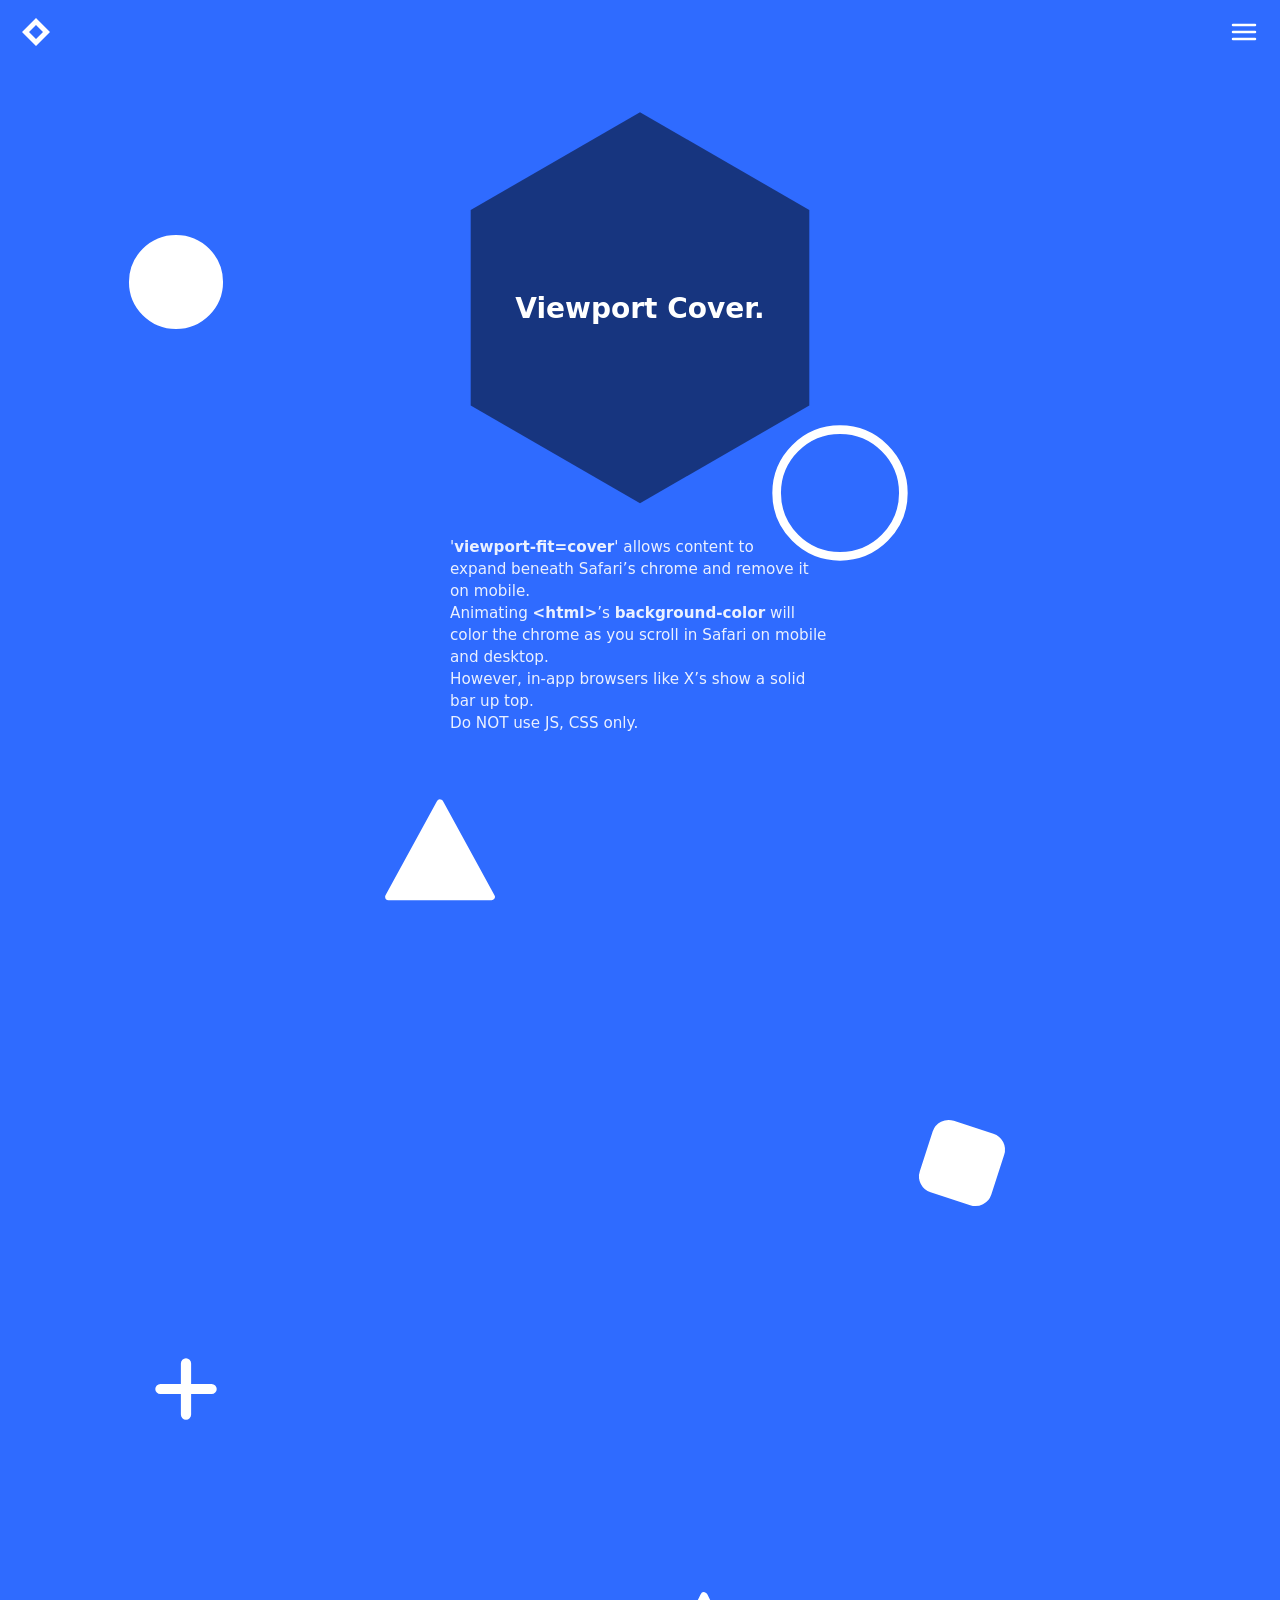
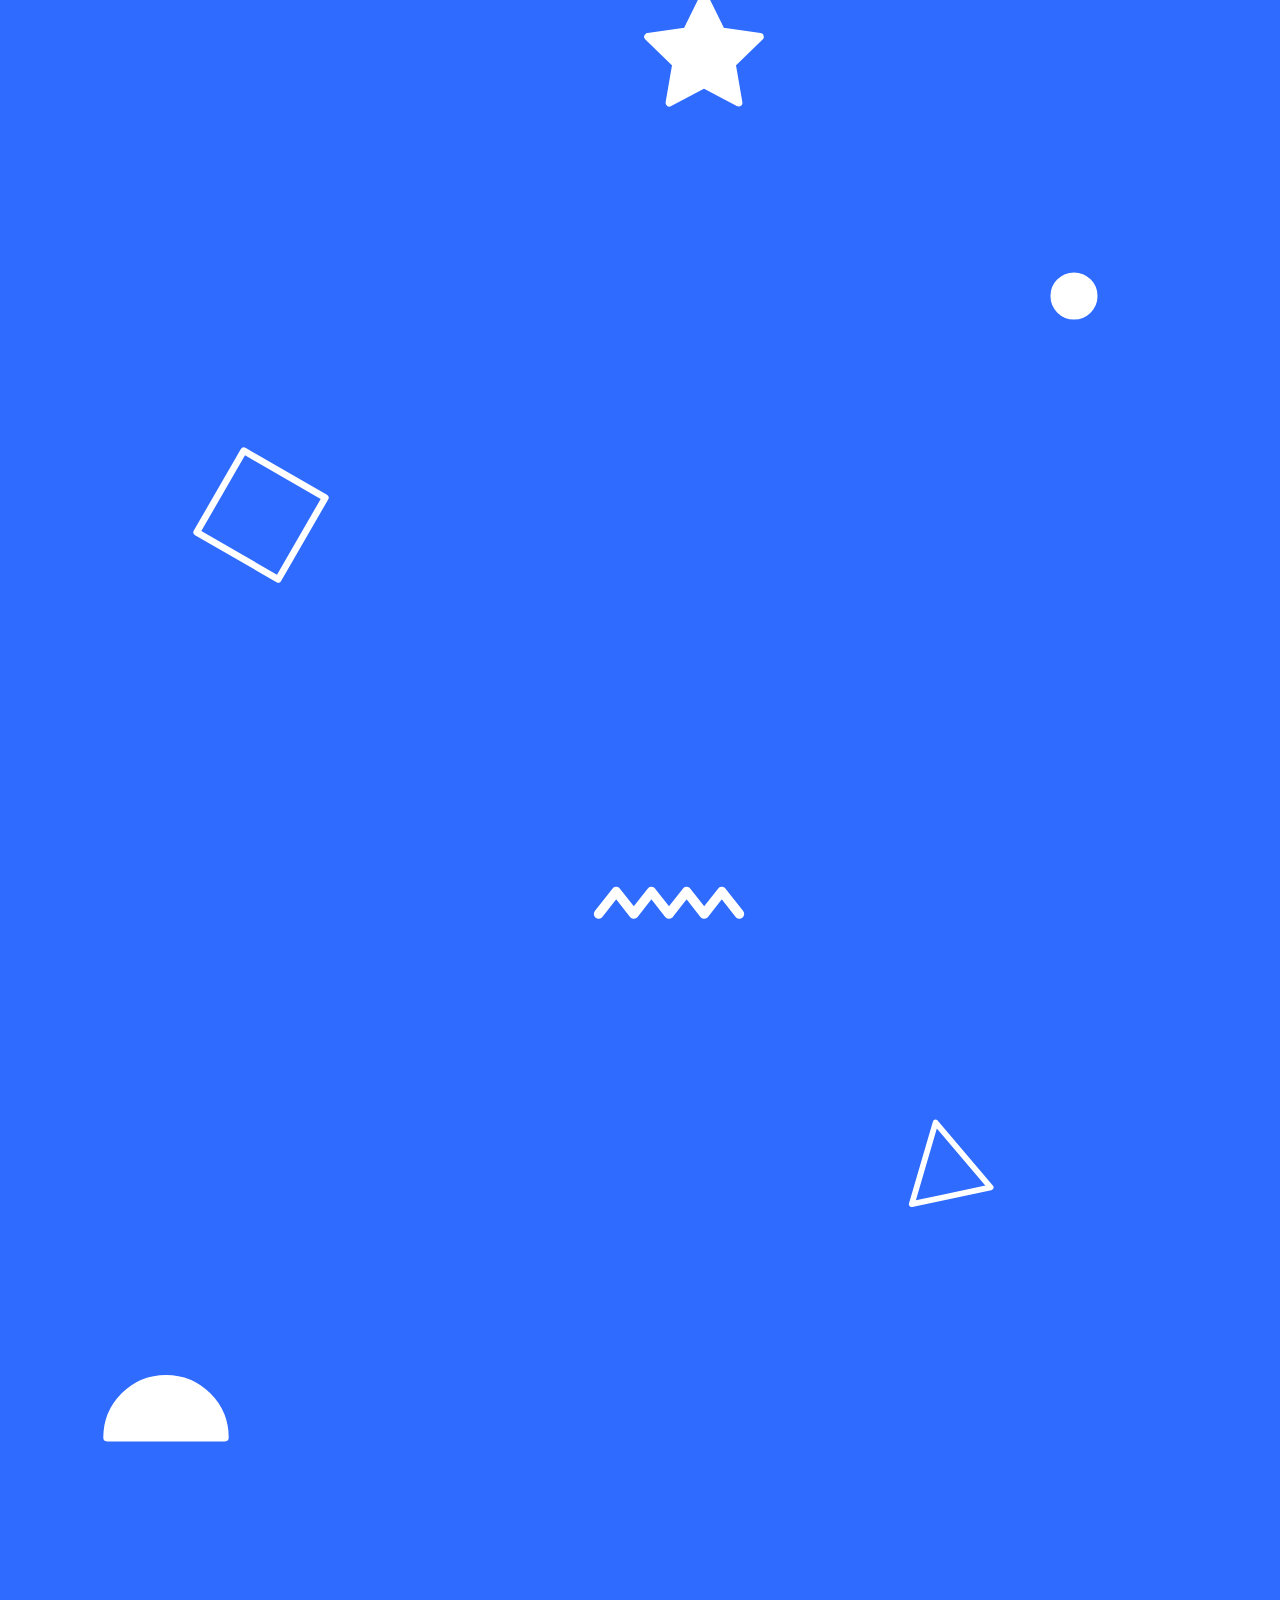
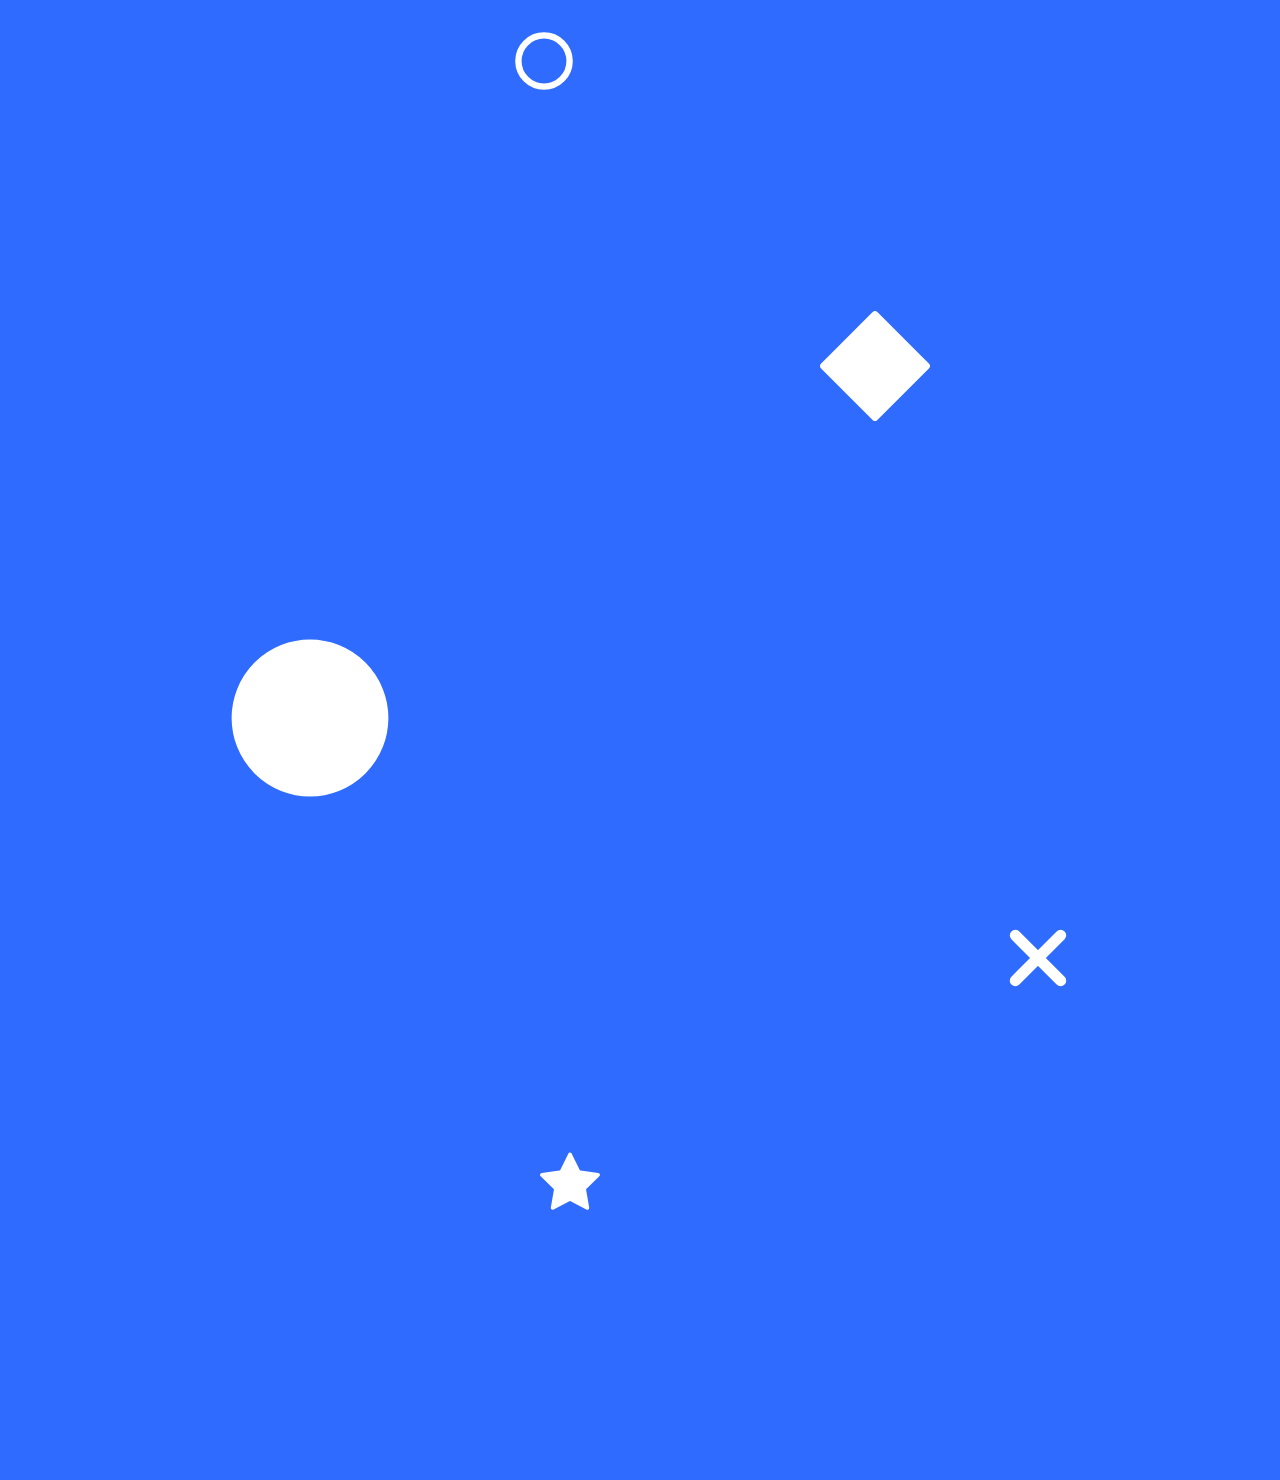
<file: index.html>
<!doctype html>
<html lang="en">
  <head>
    <meta charset="utf-8" />
    <!--
      viewport-fit=cover lets the page draw edge to edge: into the notch and home-indicator areas,
      and behind Safari's toolbars, instead of being letterboxed inside them.
    -->
    <meta name="viewport" content="width=device-width, initial-scale=1, viewport-fit=cover" />
    <title>viewport-fit=cover demo: viewport cover</title>
    <link rel="stylesheet" href="styles.css?v=480f71e2" />
    <style>
      /*
       * No gradient: the page is one solid color, the same color Safari reads for the strip behind
       * the status bar and the area past either end. The shared scroll-driven animation carries it
       * from the blue at the top of the page to the night at the bottom.
       */
      html {
        background-color: var(--day-top);
      }
    </style>
  </head>
  <body>
    <header class="bar">
      <svg viewBox="0 0 32 32" role="img" aria-label="Demo">
        <path fill="#fff" d="M16 2 30 16 16 30 2 16Z M16 9 9 16l7 7 7-7Z" fill-rule="evenodd" />
      </svg>
      <button type="button" class="menu" aria-label="Menu" popovertarget="credits">
        <svg viewBox="0 0 32 32" aria-hidden="true">
          <path d="M5 9h22M5 16h22M5 23h22" stroke="#fff" stroke-width="2.5" stroke-linecap="round" />
        </svg>
      </button>
    </header>

    <div class="credits" id="credits" popover>
      <nav class="pages" aria-label="Demo pages">
        <a href="./" aria-current="page">Viewport Cover</a>
        <a href="viewport-auto.html">Color Strip Hack</a>
        <a href="gradient.html">Variable Strips</a>
        <a href="experimental.html">Experimental</a>
        <a href="experimental-2.html">Experimental 2</a>
      </nav>
      <p class="byline">Demo by <a href="https://mrtipton.com">mrtipton.com</a></p>
    </div>

    <div class="anchor">
      <div class="hex">
        <svg viewBox="0 0 100 100" aria-hidden="true">
          <path d="M50 3 90.7 26.5v47L50 97 9.3 73.5v-47Z" />
        </svg>
        <h1>Viewport Cover.</h1>
      </div>
      <p>
        '<code>viewport-fit=cover</code>' allows content to expand beneath Safari’s chrome and remove it on mobile.<br>Animating
        <code>&lt;html&gt;</code>’s <code>background-color</code> will color the chrome as you scroll in Safari on mobile and desktop.<br>
        However, in-app browsers like X’s show a solid bar up top.<br>Do NOT use JS, CSS only.<br><br><br><br>
      </p>
    </div>

    <main class="field">
      <svg class="shape" style="--x: 10%; --y: 5%; --s: 6rem" viewBox="0 0 100 100" aria-hidden="true">
        <circle cx="50" cy="50" r="46" />
      </svg>
      <svg class="shape" style="--x: 60%; --y: 9%; --s: 9rem" viewBox="0 0 100 100" aria-hidden="true">
        <circle class="line" cx="50" cy="50" r="44" />
      </svg>
      <svg class="shape" style="--x: 30%; --y: 17%; --s: 7rem" viewBox="0 0 100 100" aria-hidden="true">
        <path d="M50 6 96 90H4Z" />
      </svg>
      <svg class="shape" style="--x: 72%; --y: 24%; --s: 5rem; --r: 18deg" viewBox="0 0 100 100" aria-hidden="true">
        <rect x="6" y="6" width="88" height="88" rx="18" />
      </svg>
      <svg class="shape" style="--x: 12%; --y: 29%; --s: 4rem" viewBox="0 0 100 100" aria-hidden="true">
        <path class="line" d="M50 10v80M10 50h80" stroke-width="16" />
      </svg>
      <svg class="shape" style="--x: 50%; --y: 34%; --s: 8rem" viewBox="0 0 100 100" aria-hidden="true">
        <path d="M50 4l13.5 27.4 30.2 4.4-21.9 21.3 5.2 30.1L50 73 23 87.2l5.2-30.1L6.3 35.8l30.2-4.4Z" />
      </svg>
      <svg class="shape" style="--x: 82%; --y: 40%; --s: 3rem" viewBox="0 0 100 100" aria-hidden="true">
        <circle cx="50" cy="50" r="46" />
      </svg>
      <svg class="shape" style="--x: 16%; --y: 44%; --s: 7rem; --r: 30deg" viewBox="0 0 100 100" aria-hidden="true">
        <rect class="line" x="8" y="8" width="84" height="84" />
      </svg>
      <svg class="shape" style="--x: 46%; --y: 52%; --s: 10rem" viewBox="0 0 100 100" aria-hidden="true">
        <path class="line" d="M6 50l11-14 11 14 11-14 11 14 11-14 11 14 11-14 11 14" />
      </svg>
      <svg class="shape" style="--x: 70%; --y: 58%; --s: 6rem; --r: -12deg" viewBox="0 0 100 100" aria-hidden="true">
        <path class="line" d="M50 8 92 86H8Z" />
      </svg>
      <svg class="shape" style="--x: 8%; --y: 63%; --s: 8rem" viewBox="0 0 100 100" aria-hidden="true">
        <path d="M4 70a46 46 0 0 1 92 0Z" />
      </svg>
      <svg class="shape" style="--x: 40%; --y: 69%; --s: 4rem" viewBox="0 0 100 100" aria-hidden="true">
        <circle class="line" cx="50" cy="50" r="40" stroke-width="10" />
      </svg>
      <svg class="shape" style="--x: 64%; --y: 75%; --s: 7rem" viewBox="0 0 100 100" aria-hidden="true">
        <path d="M50 4 96 50 50 96 4 50Z" />
      </svg>
      <svg class="shape" style="--x: 18%; --y: 82%; --s: 10rem" viewBox="0 0 100 100" aria-hidden="true">
        <circle cx="50" cy="50" r="46" />
      </svg>
      <svg class="shape" style="--x: 78%; --y: 88%; --s: 5rem; --r: 45deg" viewBox="0 0 100 100" aria-hidden="true">
        <path class="line" d="M50 10v80M10 50h80" stroke-width="14" />
      </svg>
      <svg class="shape" style="--x: 42%; --y: 93%; --s: 4rem" viewBox="0 0 100 100" aria-hidden="true">
        <path d="M50 4l13.5 27.4 30.2 4.4-21.9 21.3 5.2 30.1L50 73 23 87.2l5.2-30.1L6.3 35.8l30.2-4.4Z" />
      </svg>
    </main>

  </body>
</html>
</file>
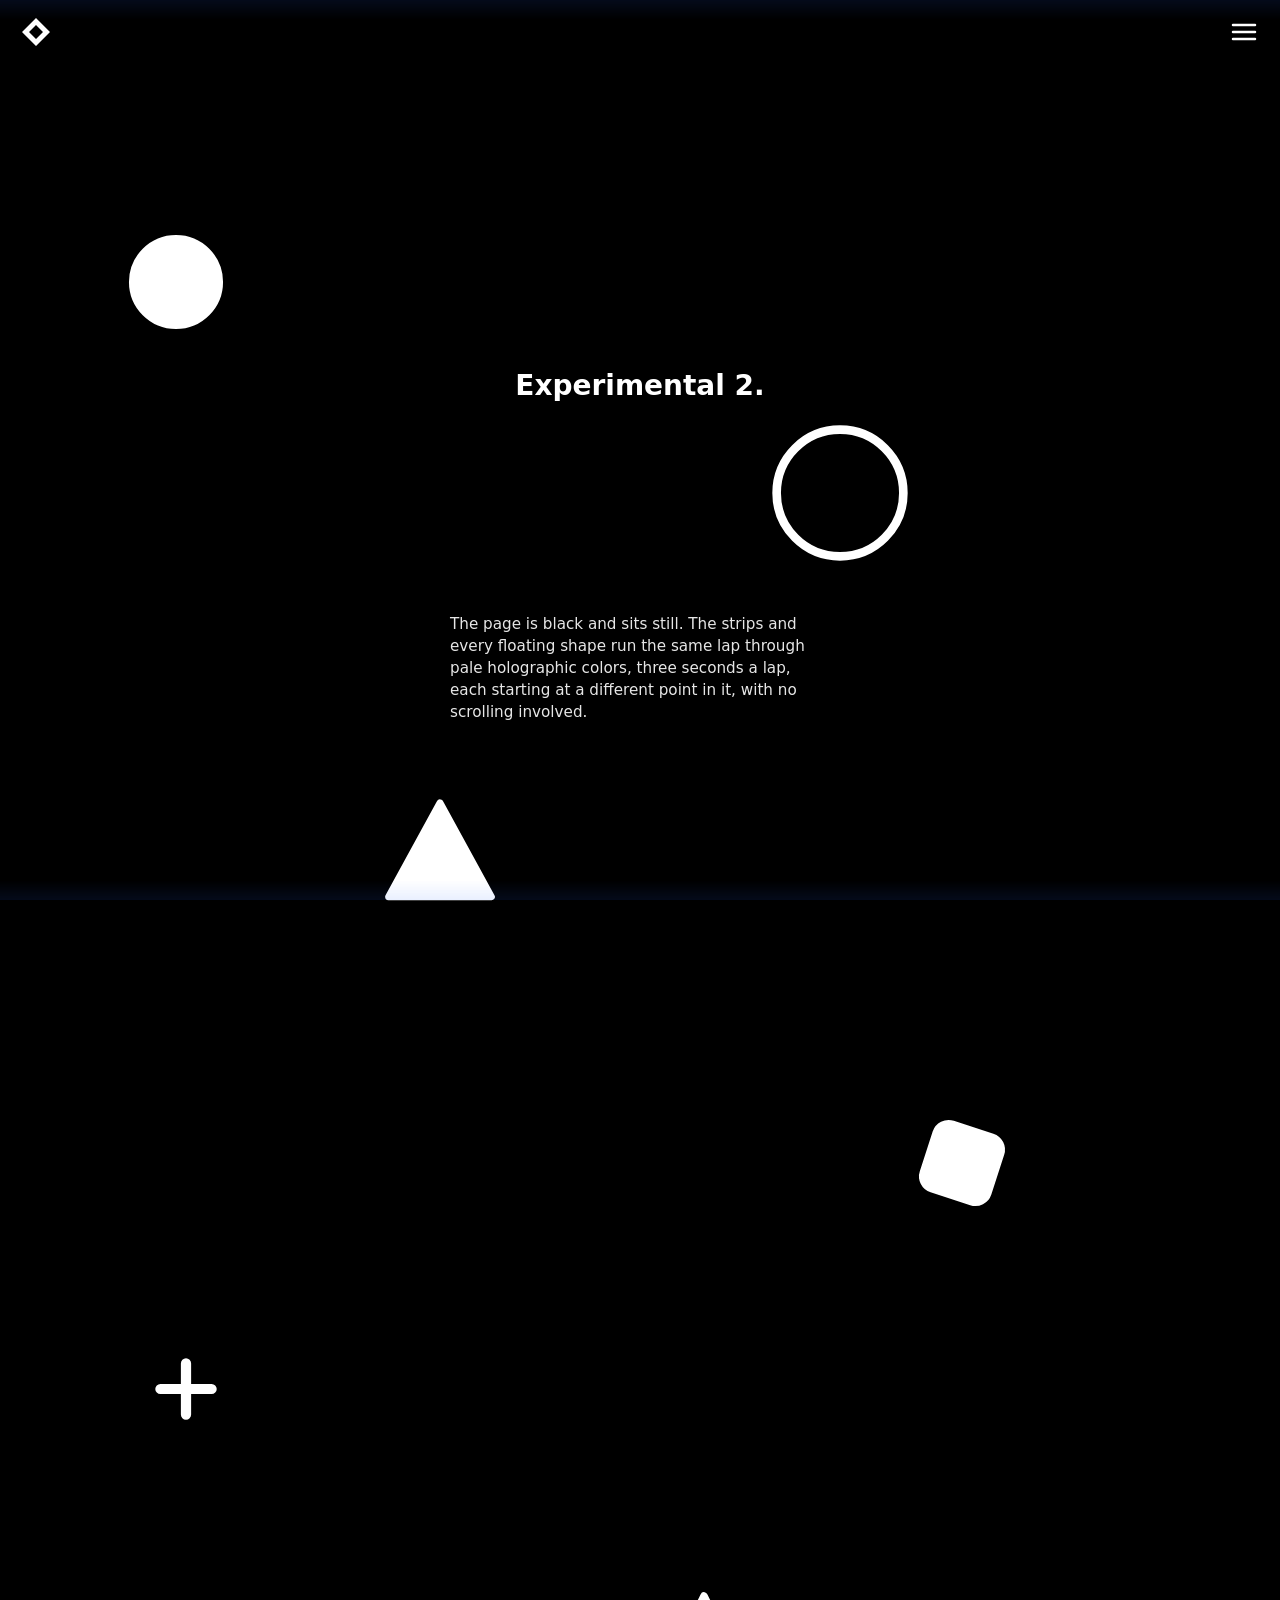
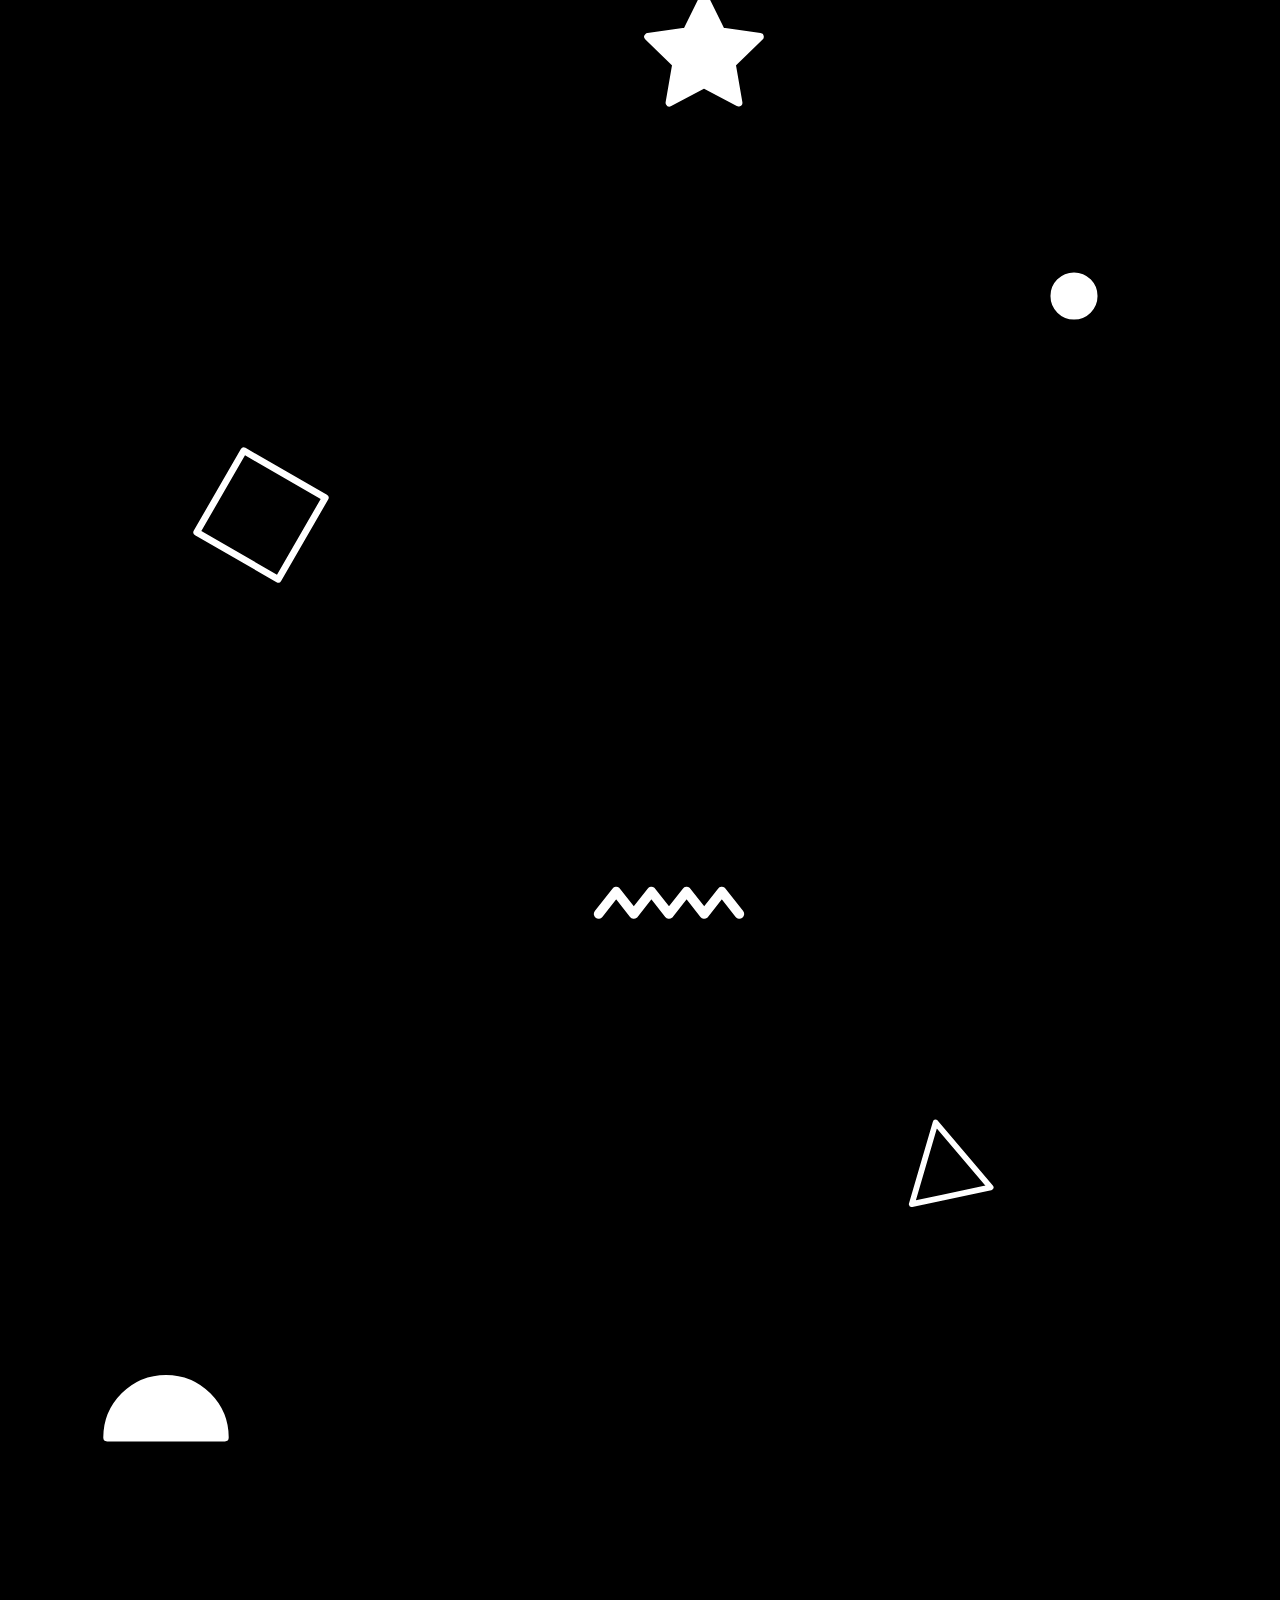
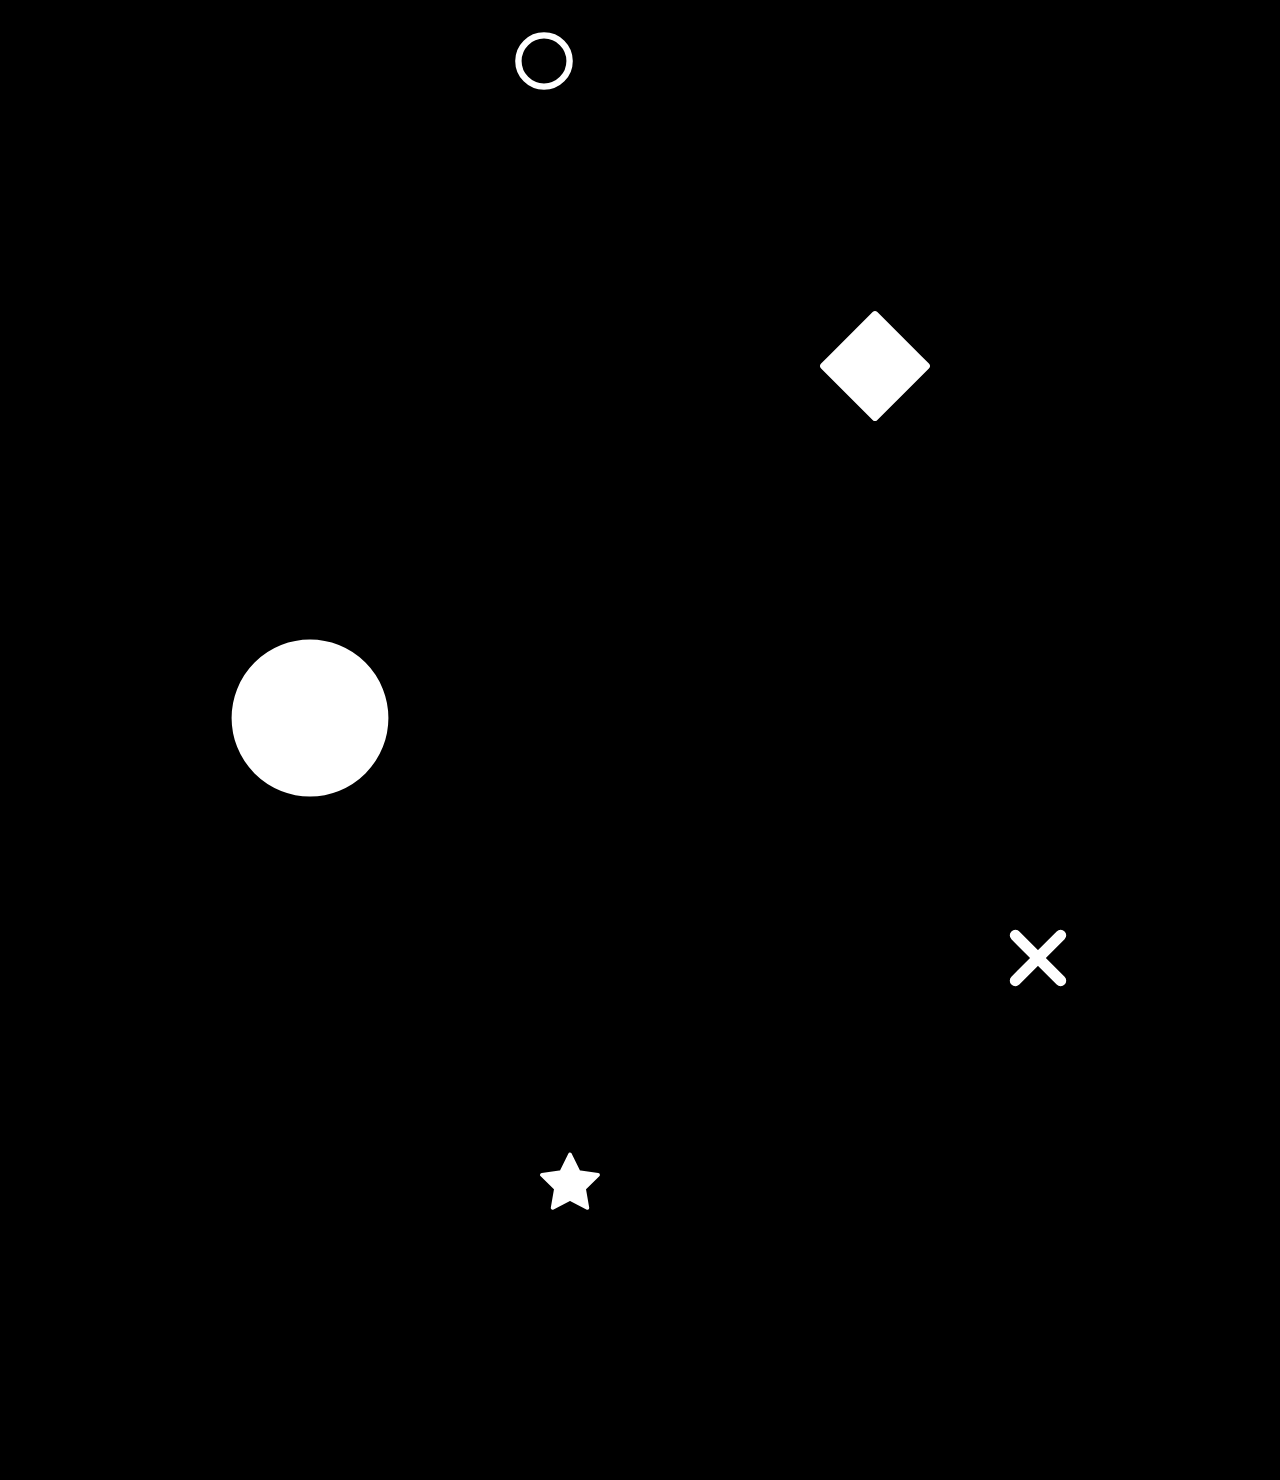
<file: experimental-2.html>
<!doctype html>
<html lang="en">
  <head>
    <meta charset="utf-8" />
    <!--
      A second experiment. The page is black and sits still. The strips and every floating shape run
      the same lap through pale holographic colors, each starting at a different point in it.
    -->
    <meta name="viewport" content="width=device-width, initial-scale=1" />
    <title>viewport-fit=cover demo: experimental 2</title>
    <link rel="stylesheet" href="styles.css?v=480f71e2" />
    <style>
      /* Black, and still: html's scroll-driven color is off. */
      html {
        background-color: #000;
        animation: none;
      }

      /*
       * One lap through pale holographic colors, pink, peach, lemon, mint, sky, lavender and round
       * again, 3 seconds a lap, on every device. The strips run it above the header, the bottom strip
       * half a lap behind the top, and every floating shape runs it on its fill and stroke, each shape
       * started at a different point in the lap by a negative delay. All of these colors are too light
       * for white text, so on desktop the strips take a darker version of the lap, below.
       */
      .edge {
        display: block;
        z-index: 2;
        animation: holo 3s linear infinite;
        animation-timeline: auto;
      }

      .edge-bottom {
        animation-delay: -1.5s;
      }

      .shape {
        animation: holo-shape 3s linear infinite;
      }

      .shape:nth-of-type(1) {
        animation-delay: -0s;
      }

      .shape:nth-of-type(2) {
        animation-delay: -0.1875s;
      }

      .shape:nth-of-type(3) {
        animation-delay: -0.375s;
      }

      .shape:nth-of-type(4) {
        animation-delay: -0.5625s;
      }

      .shape:nth-of-type(5) {
        animation-delay: -0.75s;
      }

      .shape:nth-of-type(6) {
        animation-delay: -0.9375s;
      }

      .shape:nth-of-type(7) {
        animation-delay: -1.125s;
      }

      .shape:nth-of-type(8) {
        animation-delay: -1.312s;
      }

      .shape:nth-of-type(9) {
        animation-delay: -1.5s;
      }

      .shape:nth-of-type(10) {
        animation-delay: -1.688s;
      }

      .shape:nth-of-type(11) {
        animation-delay: -1.875s;
      }

      .shape:nth-of-type(12) {
        animation-delay: -2.062s;
      }

      .shape:nth-of-type(13) {
        animation-delay: -2.25s;
      }

      .shape:nth-of-type(14) {
        animation-delay: -2.438s;
      }

      .shape:nth-of-type(15) {
        animation-delay: -2.625s;
      }

      .shape:nth-of-type(16) {
        animation-delay: -2.812s;
      }

      @keyframes holo {
        0.000% {
          background-color: #ffb3d9;
        }
        16.667% {
          background-color: #ffcdb3;
        }
        33.333% {
          background-color: #fff0b3;
        }
        50.000% {
          background-color: #c9ffd6;
        }
        66.667% {
          background-color: #b3e8ff;
        }
        83.333% {
          background-color: #d1b3ff;
        }
        100% {
          background-color: #ffb3d9;
        }
      }

      /*
       * Desktop only: the strips run a dark, saturated version of the same lap, each hue at the
       * greatest lightness that keeps white text at 4.5:1 or better, so the Mac's bar keeps its light
       * text for as long as it follows the strips. The shapes keep the pale colors.
       */
      @media (hover: hover) and (pointer: fine) {
        .edge {
          animation-name: holo-dark;
        }
      }

      @keyframes holo-dark {
        0.000% {
          background-color: #c31069;
        }
        16.667% {
          background-color: #a9470e;
        }
        33.333% {
          background-color: #736509;
        }
        50.000% {
          background-color: #09752d;
        }
        66.667% {
          background-color: #0d6b9b;
        }
        83.333% {
          background-color: #8031ee;
        }
        100% {
          background-color: #c31069;
        }
      }

      @keyframes holo-shape {
        0.000% {
          fill: #ffb3d9;
          stroke: #ffb3d9;
        }
        16.667% {
          fill: #ffcdb3;
          stroke: #ffcdb3;
        }
        33.333% {
          fill: #fff0b3;
          stroke: #fff0b3;
        }
        50.000% {
          fill: #c9ffd6;
          stroke: #c9ffd6;
        }
        66.667% {
          fill: #b3e8ff;
          stroke: #b3e8ff;
        }
        83.333% {
          fill: #d1b3ff;
          stroke: #d1b3ff;
        }
        100% {
          fill: #ffb3d9;
          stroke: #ffb3d9;
        }
      }
    </style>
  </head>
  <body>
    <div class="edge edge-top" aria-hidden="true"></div>
    <div class="edge edge-bottom" aria-hidden="true"></div>

    <header class="bar">
      <svg viewBox="0 0 32 32" role="img" aria-label="Demo">
        <path fill="#fff" d="M16 2 30 16 16 30 2 16Z M16 9 9 16l7 7 7-7Z" fill-rule="evenodd" />
      </svg>
      <button type="button" class="menu" aria-label="Menu" popovertarget="credits">
        <svg viewBox="0 0 32 32" aria-hidden="true">
          <path d="M5 9h22M5 16h22M5 23h22" stroke="#fff" stroke-width="2.5" stroke-linecap="round" />
        </svg>
      </button>
    </header>

    <div class="credits" id="credits" popover>
      <nav class="pages" aria-label="Demo pages">
        <a href="./">Viewport Cover</a>
        <a href="viewport-auto.html">Color Strip Hack</a>
        <a href="gradient.html">Variable Strips</a>
        <a href="experimental.html">Experimental</a>
        <a href="experimental-2.html" aria-current="page">Experimental 2</a>
      </nav>
      <p class="byline">Demo by <a href="https://mrtipton.com">mrtipton.com</a></p>
    </div>

    <div class="anchor">
      <div class="hex">
        <svg viewBox="0 0 100 100" aria-hidden="true">
          <path d="M50 3 90.7 26.5v47L50 97 9.3 73.5v-47Z" />
        </svg>
        <h1>Experimental 2.</h1>
      </div>
      <p>
        The page is black and sits still. The strips and every floating shape run the same lap through
        pale holographic colors, three seconds a lap, each starting at a different point in it, with no
        scrolling involved.
      </p>
    </div>

    <main class="field">
      <svg class="shape" style="--x: 10%; --y: 5%; --s: 6rem" viewBox="0 0 100 100" aria-hidden="true">
        <circle cx="50" cy="50" r="46" />
      </svg>
      <svg class="shape" style="--x: 60%; --y: 9%; --s: 9rem" viewBox="0 0 100 100" aria-hidden="true">
        <circle class="line" cx="50" cy="50" r="44" />
      </svg>
      <svg class="shape" style="--x: 30%; --y: 17%; --s: 7rem" viewBox="0 0 100 100" aria-hidden="true">
        <path d="M50 6 96 90H4Z" />
      </svg>
      <svg class="shape" style="--x: 72%; --y: 24%; --s: 5rem; --r: 18deg" viewBox="0 0 100 100" aria-hidden="true">
        <rect x="6" y="6" width="88" height="88" rx="18" />
      </svg>
      <svg class="shape" style="--x: 12%; --y: 29%; --s: 4rem" viewBox="0 0 100 100" aria-hidden="true">
        <path class="line" d="M50 10v80M10 50h80" stroke-width="16" />
      </svg>
      <svg class="shape" style="--x: 50%; --y: 34%; --s: 8rem" viewBox="0 0 100 100" aria-hidden="true">
        <path d="M50 4l13.5 27.4 30.2 4.4-21.9 21.3 5.2 30.1L50 73 23 87.2l5.2-30.1L6.3 35.8l30.2-4.4Z" />
      </svg>
      <svg class="shape" style="--x: 82%; --y: 40%; --s: 3rem" viewBox="0 0 100 100" aria-hidden="true">
        <circle cx="50" cy="50" r="46" />
      </svg>
      <svg class="shape" style="--x: 16%; --y: 44%; --s: 7rem; --r: 30deg" viewBox="0 0 100 100" aria-hidden="true">
        <rect class="line" x="8" y="8" width="84" height="84" />
      </svg>
      <svg class="shape" style="--x: 46%; --y: 52%; --s: 10rem" viewBox="0 0 100 100" aria-hidden="true">
        <path class="line" d="M6 50l11-14 11 14 11-14 11 14 11-14 11 14 11-14 11 14" />
      </svg>
      <svg class="shape" style="--x: 70%; --y: 58%; --s: 6rem; --r: -12deg" viewBox="0 0 100 100" aria-hidden="true">
        <path class="line" d="M50 8 92 86H8Z" />
      </svg>
      <svg class="shape" style="--x: 8%; --y: 63%; --s: 8rem" viewBox="0 0 100 100" aria-hidden="true">
        <path d="M4 70a46 46 0 0 1 92 0Z" />
      </svg>
      <svg class="shape" style="--x: 40%; --y: 69%; --s: 4rem" viewBox="0 0 100 100" aria-hidden="true">
        <circle class="line" cx="50" cy="50" r="40" stroke-width="10" />
      </svg>
      <svg class="shape" style="--x: 64%; --y: 75%; --s: 7rem" viewBox="0 0 100 100" aria-hidden="true">
        <path d="M50 4 96 50 50 96 4 50Z" />
      </svg>
      <svg class="shape" style="--x: 18%; --y: 82%; --s: 10rem" viewBox="0 0 100 100" aria-hidden="true">
        <circle cx="50" cy="50" r="46" />
      </svg>
      <svg class="shape" style="--x: 78%; --y: 88%; --s: 5rem; --r: 45deg" viewBox="0 0 100 100" aria-hidden="true">
        <path class="line" d="M50 10v80M10 50h80" stroke-width="14" />
      </svg>
      <svg class="shape" style="--x: 42%; --y: 93%; --s: 4rem" viewBox="0 0 100 100" aria-hidden="true">
        <path d="M50 4l13.5 27.4 30.2 4.4-21.9 21.3 5.2 30.1L50 73 23 87.2l5.2-30.1L6.3 35.8l30.2-4.4Z" />
      </svg>
    </main>

  </body>
</html>
</file>
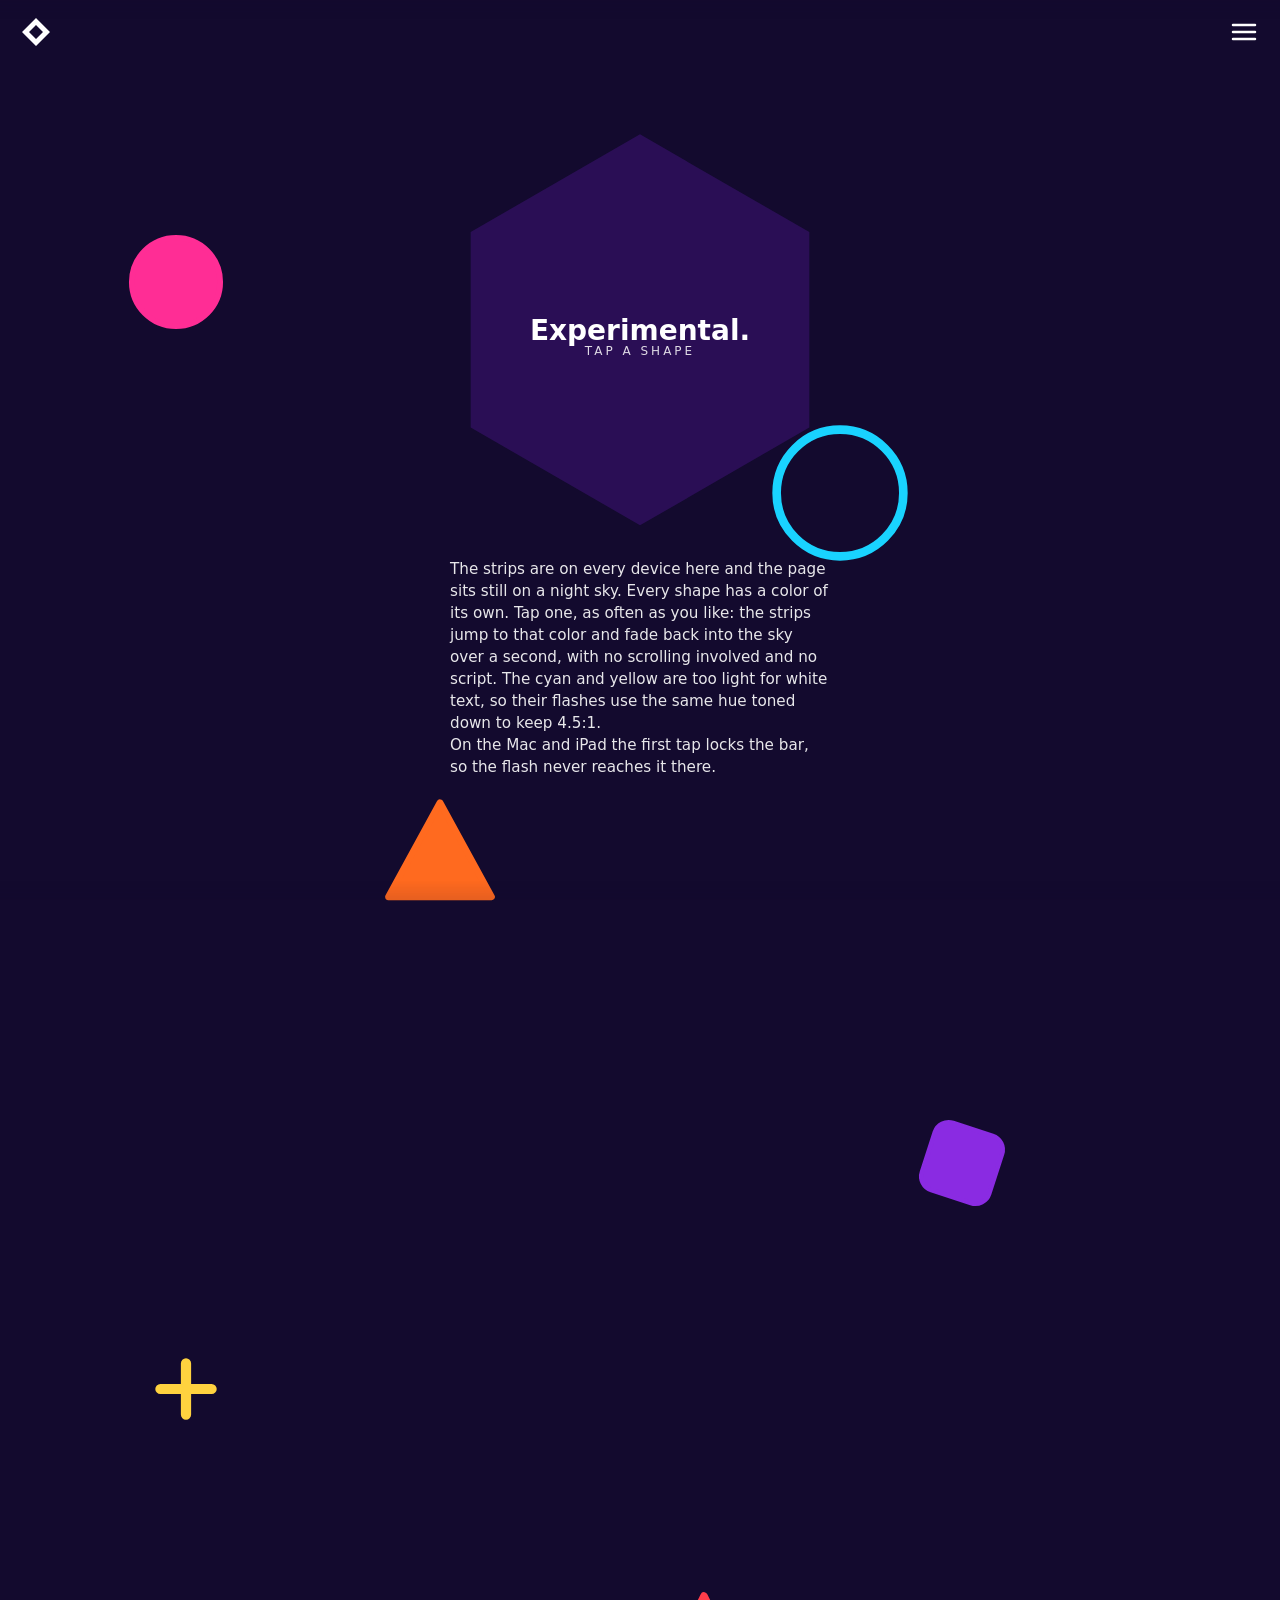
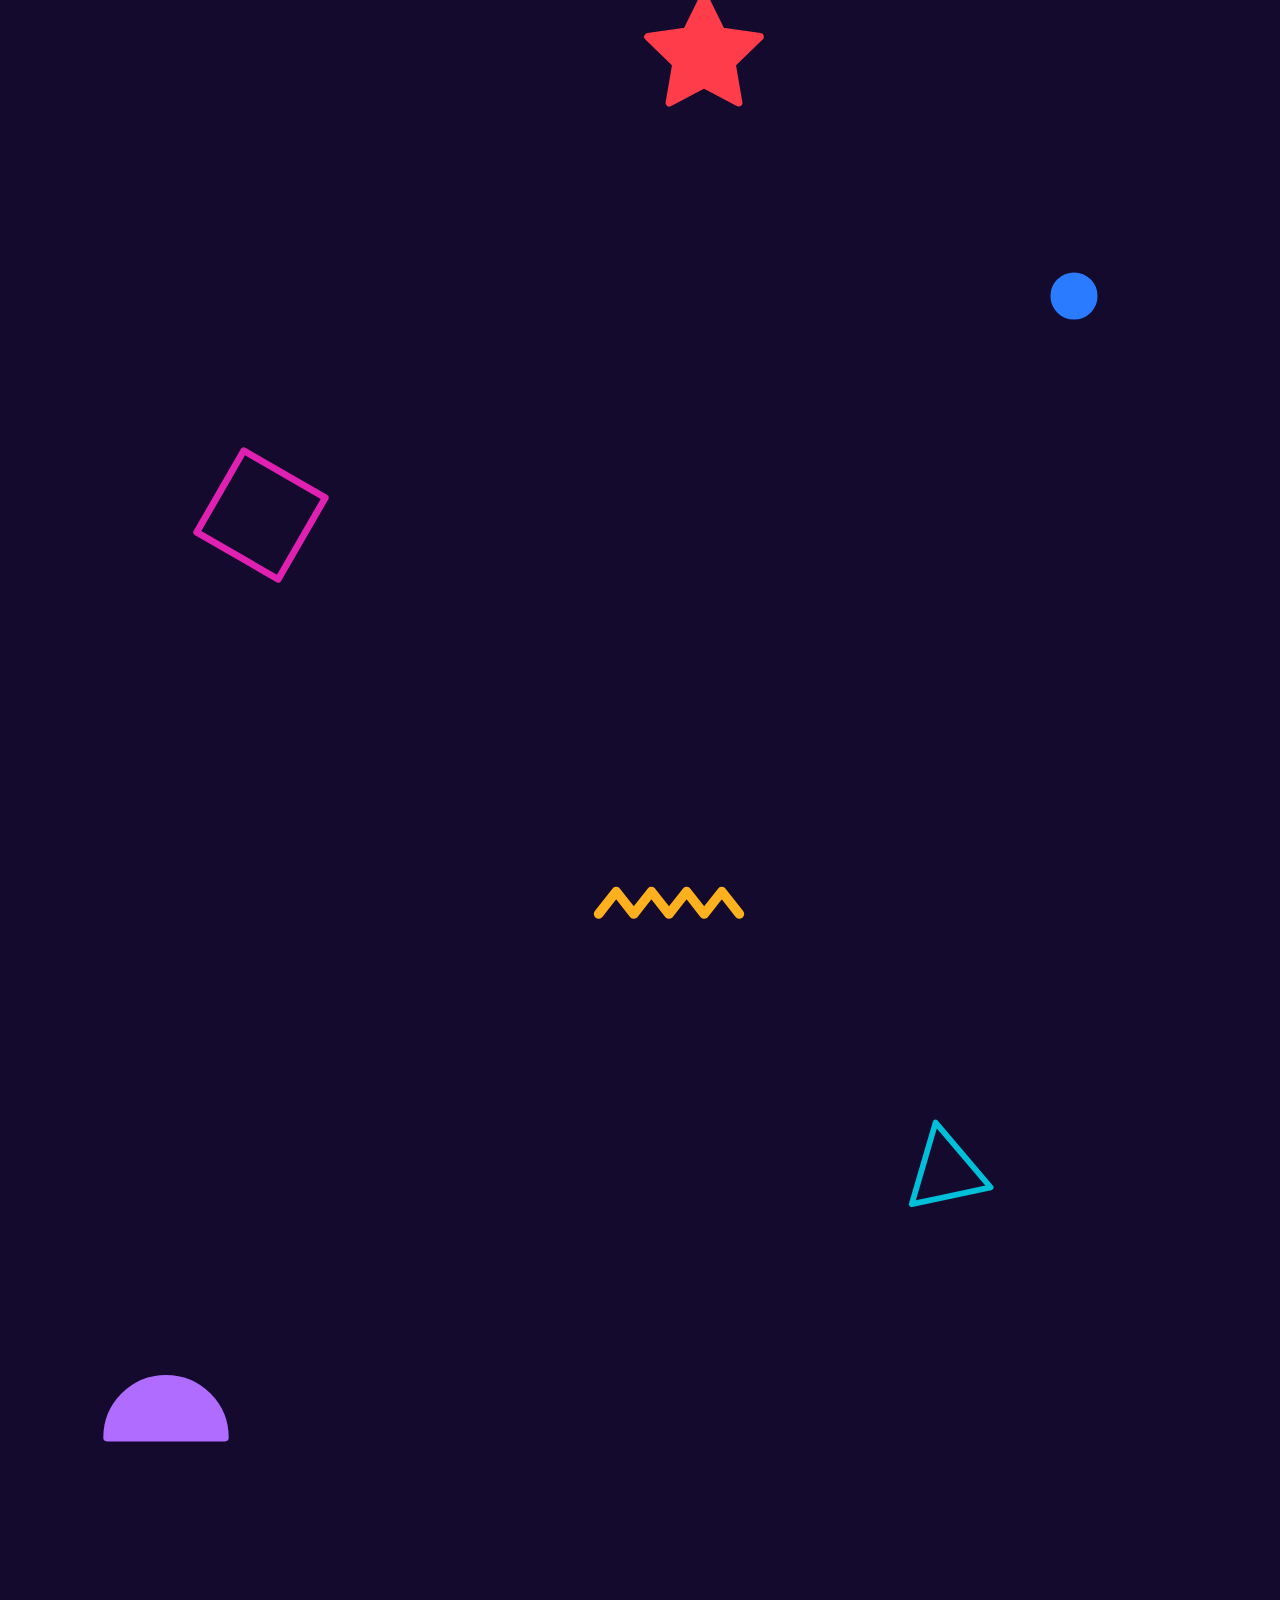
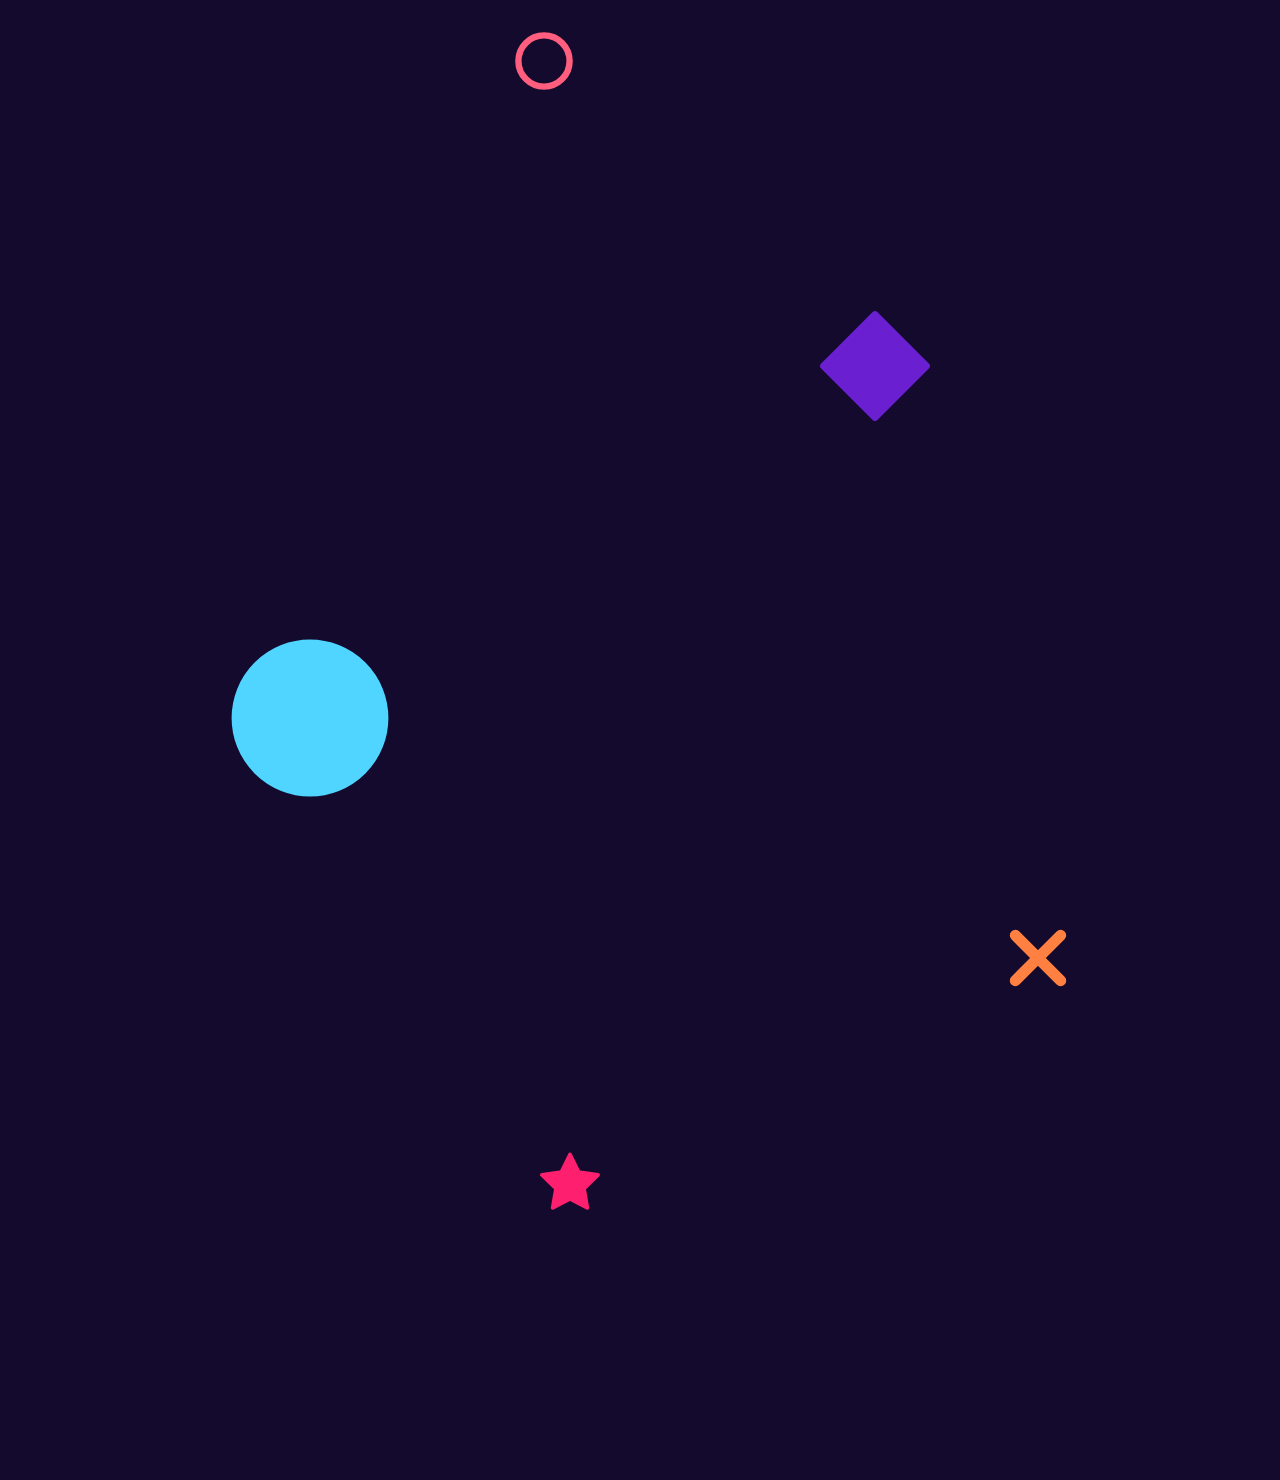
<file: experimental.html>
<!doctype html>
<html lang="en">
  <head>
    <meta charset="utf-8" />
    <!--
      An experiment. The strips are on every device, the page sits still on a night sky, and pressing
      any shape turns the strips that shape's color, then fades them back to blue on release. The question is
      whether the bars follow a strip that changes color with no scroll, as often as you can tap.
    -->
    <meta name="viewport" content="width=device-width, initial-scale=1" />
    <title>viewport-fit=cover demo: experimental</title>
    <link rel="stylesheet" href="styles.css?v=480f71e2" />
    <style>
      /* One flat blue: html's scroll-driven color is off, so the strips are the only thing changing. */
      :root {
        --sky: #130a2e;
      }

      /* The night sky, still: html's scroll-driven color is off, so the strips are the only thing changing. */
      html {
        background-color: var(--sky);
        animation: none;
      }

      .hex svg {
        fill: #3b1270;
        opacity: 0.6;
      }

      /* The call to action, under the heading in the hexagon. */
      .hex .cta {
        grid-area: 1 / 1;
        position: relative;
        place-self: center;
        width: auto;
        margin: 3.6em 0 0;
        font-size: 0.75rem;
        letter-spacing: 0.25em;
        text-align: center;
        color: rgb(255 255 255 / 0.85);
      }

      /*
       * Every shape has a color of its own. While a shape is pressed, the strips take that color at
       * once, and when it is released they fade back to the blue over a second. The strips are the one
       * pair that exists from load; only their color changes, as on the holographic page. The X in-app
       * browser kept its bar still when each tap showed a fresh pair of strips instead. Keying off the
       * press also settles which tap wins: only one shape is pressed at a time, so the newest tap always
       * has the strips, and the same shape can be tapped as fast as you like. Each shape is a label for
       * a hidden checkbox, which is what makes it a tap target to WebKit. The palette is synthwave: a
       * night sky, and shapes in hot pink, magenta, violet, cyan, orange and yellow. The cyan and yellow
       * are too light for white text, so each shape's flash uses its hue toned down to where white text
       * keeps 4.5:1, and none of the flashes trips desktop Safari's switch to dark text. The Mac and the
       * iPad lock the bar at the first tap regardless.
       */
      /*
       * Taps must land as fast as they come. touch-action: manipulation stops Safari holding each tap
       * to see whether a double-tap-to-zoom is coming; the rest stops highlights and text selection on
       * a quick or long press. The pressed shape also swells, so a tap is visibly received even where
       * the bars ignore it.
       */
      .shape {
        cursor: pointer;
        touch-action: manipulation;
        -webkit-tap-highlight-color: transparent;
        -webkit-user-select: none;
        user-select: none;
        fill: var(--c);
        stroke: var(--c);
        transform-origin: center;
        transition: scale 0.3s ease-out;
      }

      .field label {
        display: contents;
      }

      .field label:active .shape {
        scale: 1.18;
        transition: none;
      }

      .edge {
        display: block;
        z-index: 2;
        background-color: var(--sky);
        animation: none;
        transition: background-color 1s ease-out;
      }

      body:has(.field label:active) .edge {
        transition: none;
      }

      .field label:nth-of-type(1) .shape {
        --c: #ff2d95;
      }

      body:has(.field label:nth-of-type(1):active) .edge {
        background-color: #d5006a;
      }

      .field label:nth-of-type(2) .shape {
        --c: #19d3ff;
      }

      body:has(.field label:nth-of-type(2):active) .edge {
        background-color: #007793;
      }

      .field label:nth-of-type(3) .shape {
        --c: #ff6a1f;
      }

      body:has(.field label:nth-of-type(3):active) .edge {
        background-color: #c24100;
      }

      .field label:nth-of-type(4) .shape {
        --c: #8a2be2;
      }

      body:has(.field label:nth-of-type(4):active) .edge {
        background-color: #8a2be2;
      }

      .field label:nth-of-type(5) .shape {
        --c: #ffd23f;
      }

      body:has(.field label:nth-of-type(5):active) .edge {
        background-color: #886800;
      }

      .field label:nth-of-type(6) .shape {
        --c: #ff3d4a;
      }

      body:has(.field label:nth-of-type(6):active) .edge {
        background-color: #dc000f;
      }

      .field label:nth-of-type(7) .shape {
        --c: #2a7bff;
      }

      body:has(.field label:nth-of-type(7):active) .edge {
        background-color: #005ffb;
      }

      .field label:nth-of-type(8) .shape {
        --c: #e020b0;
      }

      body:has(.field label:nth-of-type(8):active) .edge {
        background-color: #c61c9b;
      }

      .field label:nth-of-type(9) .shape {
        --c: #ffb01f;
      }

      body:has(.field label:nth-of-type(9):active) .edge {
        background-color: #976200;
      }

      .field label:nth-of-type(10) .shape {
        --c: #00bfd8;
      }

      body:has(.field label:nth-of-type(10):active) .edge {
        background-color: #007888;
      }

      .field label:nth-of-type(11) .shape {
        --c: #b06bff;
      }

      body:has(.field label:nth-of-type(11):active) .edge {
        background-color: #902fff;
      }

      .field label:nth-of-type(12) .shape {
        --c: #ff5e7e;
      }

      body:has(.field label:nth-of-type(12):active) .edge {
        background-color: #db002b;
      }

      .field label:nth-of-type(13) .shape {
        --c: #6a1fd0;
      }

      body:has(.field label:nth-of-type(13):active) .edge {
        background-color: #6a1fd0;
      }

      .field label:nth-of-type(14) .shape {
        --c: #4fd5ff;
      }

      body:has(.field label:nth-of-type(14):active) .edge {
        background-color: #00769a;
      }

      .field label:nth-of-type(15) .shape {
        --c: #ff8040;
      }

      body:has(.field label:nth-of-type(15):active) .edge {
        background-color: #c24100;
      }

      .field label:nth-of-type(16) .shape {
        --c: #ff1f6f;
      }

      body:has(.field label:nth-of-type(16):active) .edge {
        background-color: #d8004d;
      }
    </style>
  </head>
  <body>
    <div class="edge edge-top" aria-hidden="true"></div>
    <div class="edge edge-bottom" aria-hidden="true"></div>

    <header class="bar">
      <svg viewBox="0 0 32 32" role="img" aria-label="Demo">
        <path fill="#fff" d="M16 2 30 16 16 30 2 16Z M16 9 9 16l7 7 7-7Z" fill-rule="evenodd" />
      </svg>
      <button type="button" class="menu" aria-label="Menu" popovertarget="credits">
        <svg viewBox="0 0 32 32" aria-hidden="true">
          <path d="M5 9h22M5 16h22M5 23h22" stroke="#fff" stroke-width="2.5" stroke-linecap="round" />
        </svg>
      </button>
    </header>

    <div class="credits" id="credits" popover>
      <nav class="pages" aria-label="Demo pages">
        <a href="./">Viewport Cover</a>
        <a href="viewport-auto.html">Color Strip Hack</a>
        <a href="gradient.html">Variable Strips</a>
        <a href="experimental.html" aria-current="page">Experimental</a>
        <a href="experimental-2.html">Experimental 2</a>
      </nav>
      <p class="byline">Demo by <a href="https://mrtipton.com">mrtipton.com</a></p>
    </div>

    <div class="anchor">
      <div class="hex">
        <svg viewBox="0 0 100 100" aria-hidden="true">
          <path d="M50 3 90.7 26.5v47L50 97 9.3 73.5v-47Z" />
        </svg>
        <h1>Experimental.</h1>
        <p class="cta">TAP A SHAPE</p>
      </div>
      <p>
        The strips are on every device here and the page sits still on a night sky. Every shape has a
        color of its own. Tap one, as often as you like: the strips jump to that color and fade back into
        the sky over a second, with no scrolling involved and no script. The cyan and yellow are too light
        for white text, so their flashes use the same hue toned down to keep 4.5:1.<br>
        On the Mac and iPad the first tap locks the bar, so the flash never reaches it there.
      </p>
    </div>

    <main class="field">
      <input type="checkbox" id="tap-1" hidden />
      <input type="checkbox" id="tap-2" hidden />
      <input type="checkbox" id="tap-3" hidden />
      <input type="checkbox" id="tap-4" hidden />
      <input type="checkbox" id="tap-5" hidden />
      <input type="checkbox" id="tap-6" hidden />
      <input type="checkbox" id="tap-7" hidden />
      <input type="checkbox" id="tap-8" hidden />
      <input type="checkbox" id="tap-9" hidden />
      <input type="checkbox" id="tap-10" hidden />
      <input type="checkbox" id="tap-11" hidden />
      <input type="checkbox" id="tap-12" hidden />
      <input type="checkbox" id="tap-13" hidden />
      <input type="checkbox" id="tap-14" hidden />
      <input type="checkbox" id="tap-15" hidden />
      <input type="checkbox" id="tap-16" hidden />
      <label for="tap-1">
      <svg class="shape" style="--x: 10%; --y: 5%; --s: 6rem" viewBox="0 0 100 100" aria-hidden="true">
        <circle cx="50" cy="50" r="46" />
      </svg>
      </label>
      <label for="tap-2">
      <svg class="shape" style="--x: 60%; --y: 9%; --s: 9rem" viewBox="0 0 100 100" aria-hidden="true">
        <circle class="line" cx="50" cy="50" r="44" />
      </svg>
      </label>
      <label for="tap-3">
      <svg class="shape" style="--x: 30%; --y: 17%; --s: 7rem" viewBox="0 0 100 100" aria-hidden="true">
        <path d="M50 6 96 90H4Z" />
      </svg>
      </label>
      <label for="tap-4">
      <svg class="shape" style="--x: 72%; --y: 24%; --s: 5rem; --r: 18deg" viewBox="0 0 100 100" aria-hidden="true">
        <rect x="6" y="6" width="88" height="88" rx="18" />
      </svg>
      </label>
      <label for="tap-5">
      <svg class="shape" style="--x: 12%; --y: 29%; --s: 4rem" viewBox="0 0 100 100" aria-hidden="true">
        <path class="line" d="M50 10v80M10 50h80" stroke-width="16" />
      </svg>
      </label>
      <label for="tap-6">
      <svg class="shape" style="--x: 50%; --y: 34%; --s: 8rem" viewBox="0 0 100 100" aria-hidden="true">
        <path d="M50 4l13.5 27.4 30.2 4.4-21.9 21.3 5.2 30.1L50 73 23 87.2l5.2-30.1L6.3 35.8l30.2-4.4Z" />
      </svg>
      </label>
      <label for="tap-7">
      <svg class="shape" style="--x: 82%; --y: 40%; --s: 3rem" viewBox="0 0 100 100" aria-hidden="true">
        <circle cx="50" cy="50" r="46" />
      </svg>
      </label>
      <label for="tap-8">
      <svg class="shape" style="--x: 16%; --y: 44%; --s: 7rem; --r: 30deg" viewBox="0 0 100 100" aria-hidden="true">
        <rect class="line" x="8" y="8" width="84" height="84" />
      </svg>
      </label>
      <label for="tap-9">
      <svg class="shape" style="--x: 46%; --y: 52%; --s: 10rem" viewBox="0 0 100 100" aria-hidden="true">
        <path class="line" d="M6 50l11-14 11 14 11-14 11 14 11-14 11 14 11-14 11 14" />
      </svg>
      </label>
      <label for="tap-10">
      <svg class="shape" style="--x: 70%; --y: 58%; --s: 6rem; --r: -12deg" viewBox="0 0 100 100" aria-hidden="true">
        <path class="line" d="M50 8 92 86H8Z" />
      </svg>
      </label>
      <label for="tap-11">
      <svg class="shape" style="--x: 8%; --y: 63%; --s: 8rem" viewBox="0 0 100 100" aria-hidden="true">
        <path d="M4 70a46 46 0 0 1 92 0Z" />
      </svg>
      </label>
      <label for="tap-12">
      <svg class="shape" style="--x: 40%; --y: 69%; --s: 4rem" viewBox="0 0 100 100" aria-hidden="true">
        <circle class="line" cx="50" cy="50" r="40" stroke-width="10" />
      </svg>
      </label>
      <label for="tap-13">
      <svg class="shape" style="--x: 64%; --y: 75%; --s: 7rem" viewBox="0 0 100 100" aria-hidden="true">
        <path d="M50 4 96 50 50 96 4 50Z" />
      </svg>
      </label>
      <label for="tap-14">
      <svg class="shape" style="--x: 18%; --y: 82%; --s: 10rem" viewBox="0 0 100 100" aria-hidden="true">
        <circle cx="50" cy="50" r="46" />
      </svg>
      </label>
      <label for="tap-15">
      <svg class="shape" style="--x: 78%; --y: 88%; --s: 5rem; --r: 45deg" viewBox="0 0 100 100" aria-hidden="true">
        <path class="line" d="M50 10v80M10 50h80" stroke-width="14" />
      </svg>
      </label>
      <label for="tap-16">
      <svg class="shape" style="--x: 42%; --y: 93%; --s: 4rem" viewBox="0 0 100 100" aria-hidden="true">
        <path d="M50 4l13.5 27.4 30.2 4.4-21.9 21.3 5.2 30.1L50 73 23 87.2l5.2-30.1L6.3 35.8l30.2-4.4Z" />
      </svg>
      </label>
    </main>

  </body>
</html>
</file>
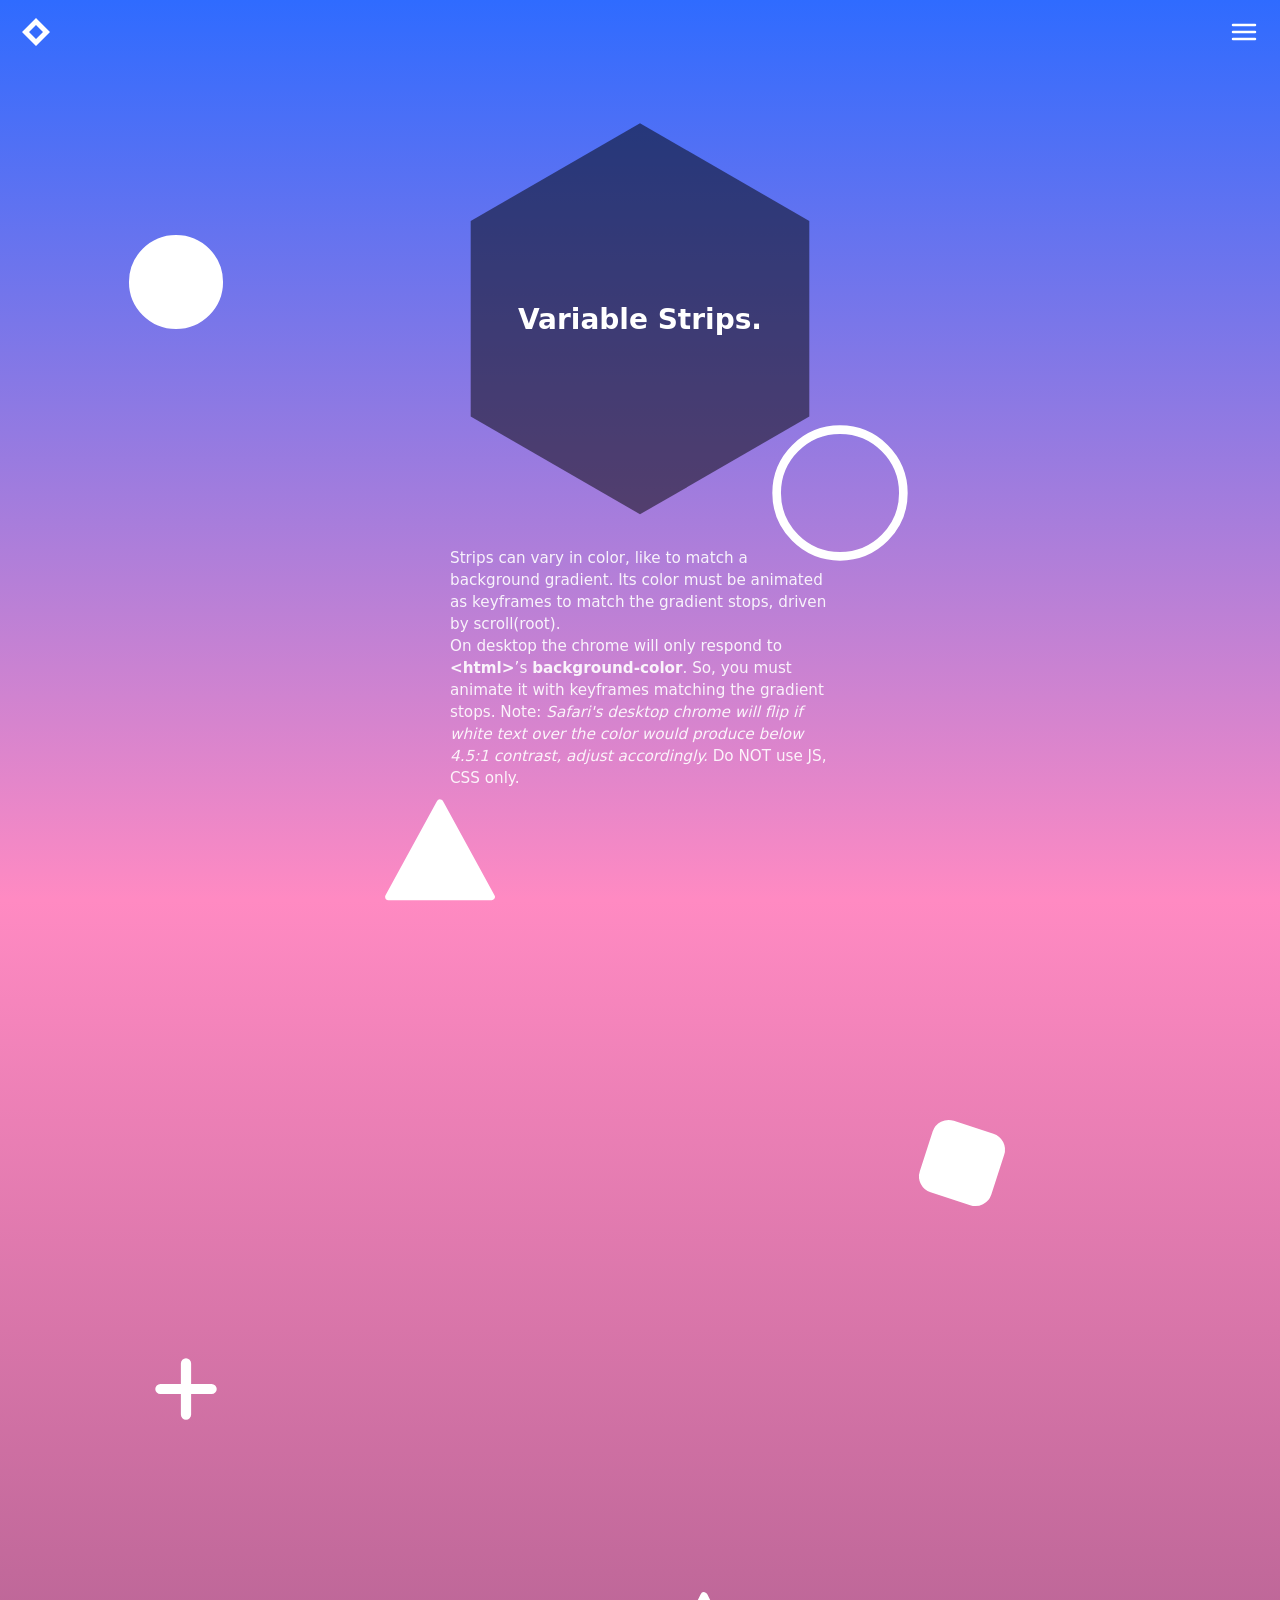
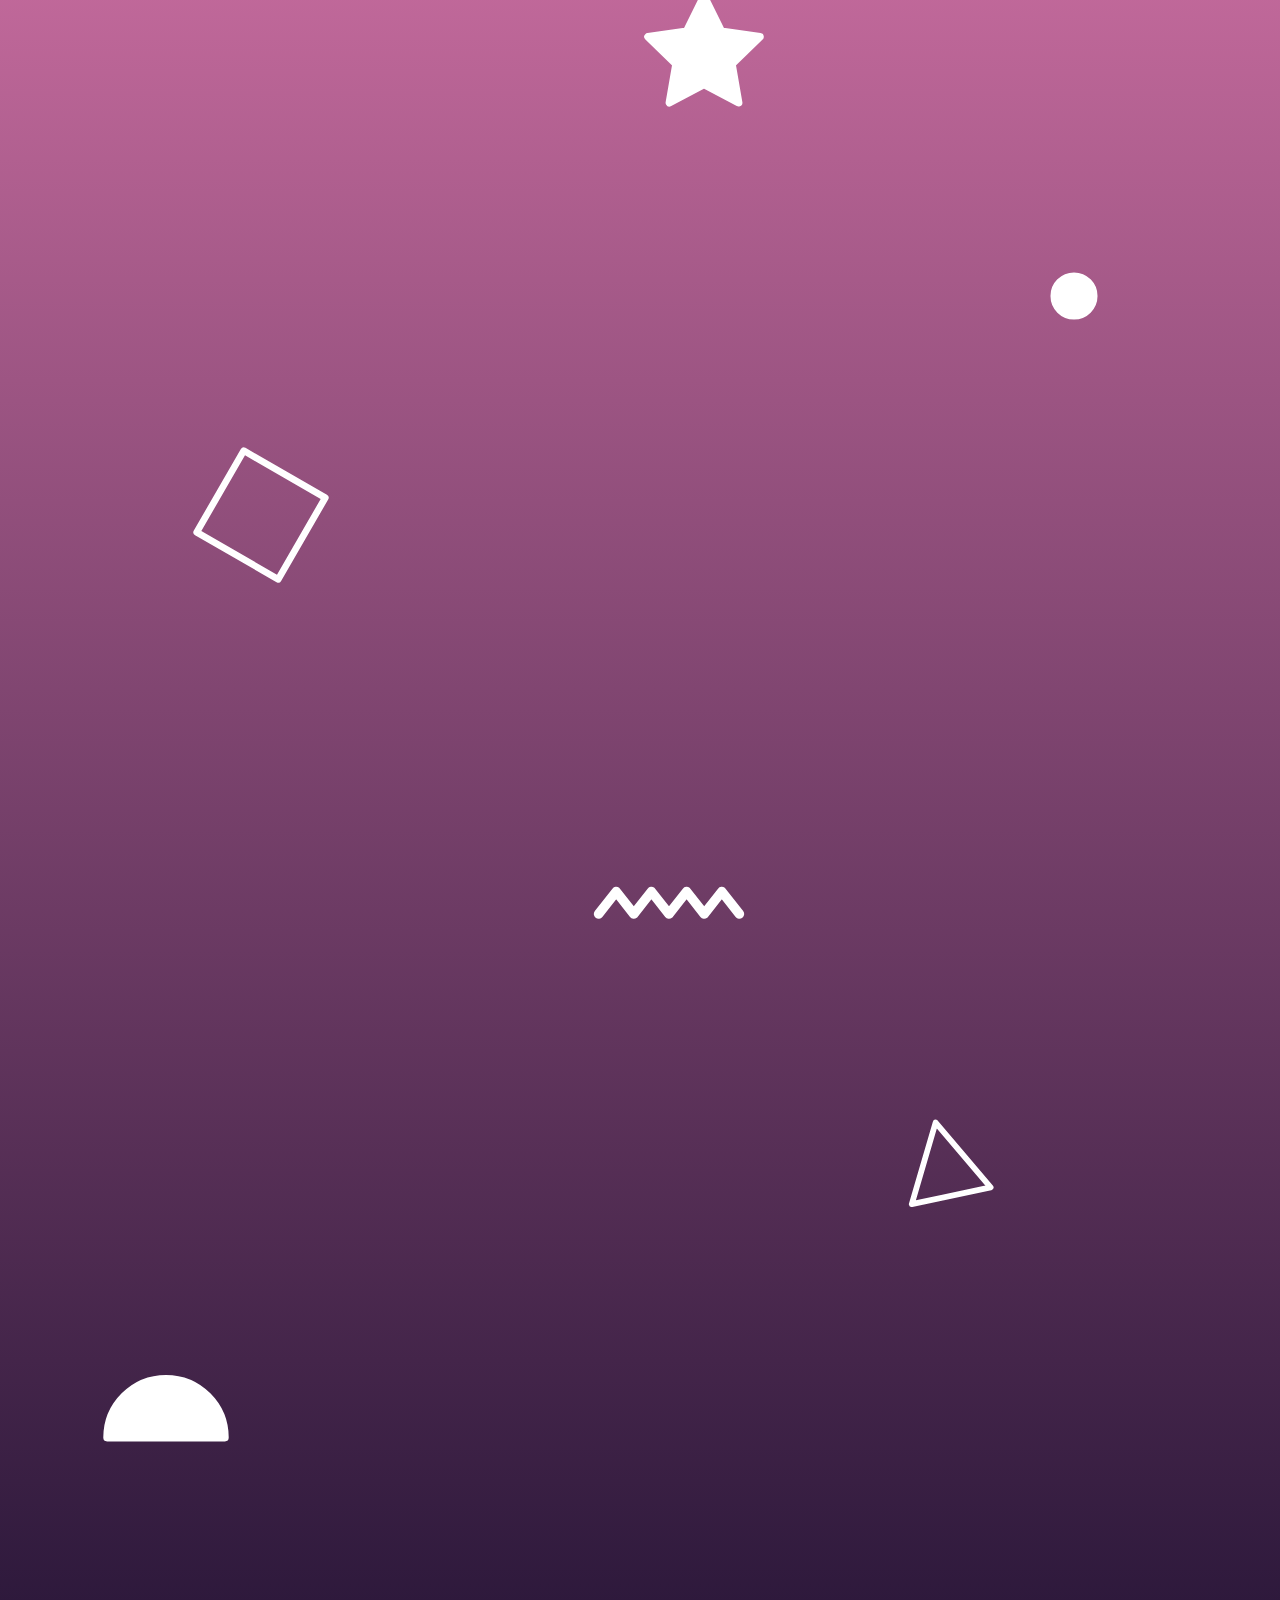
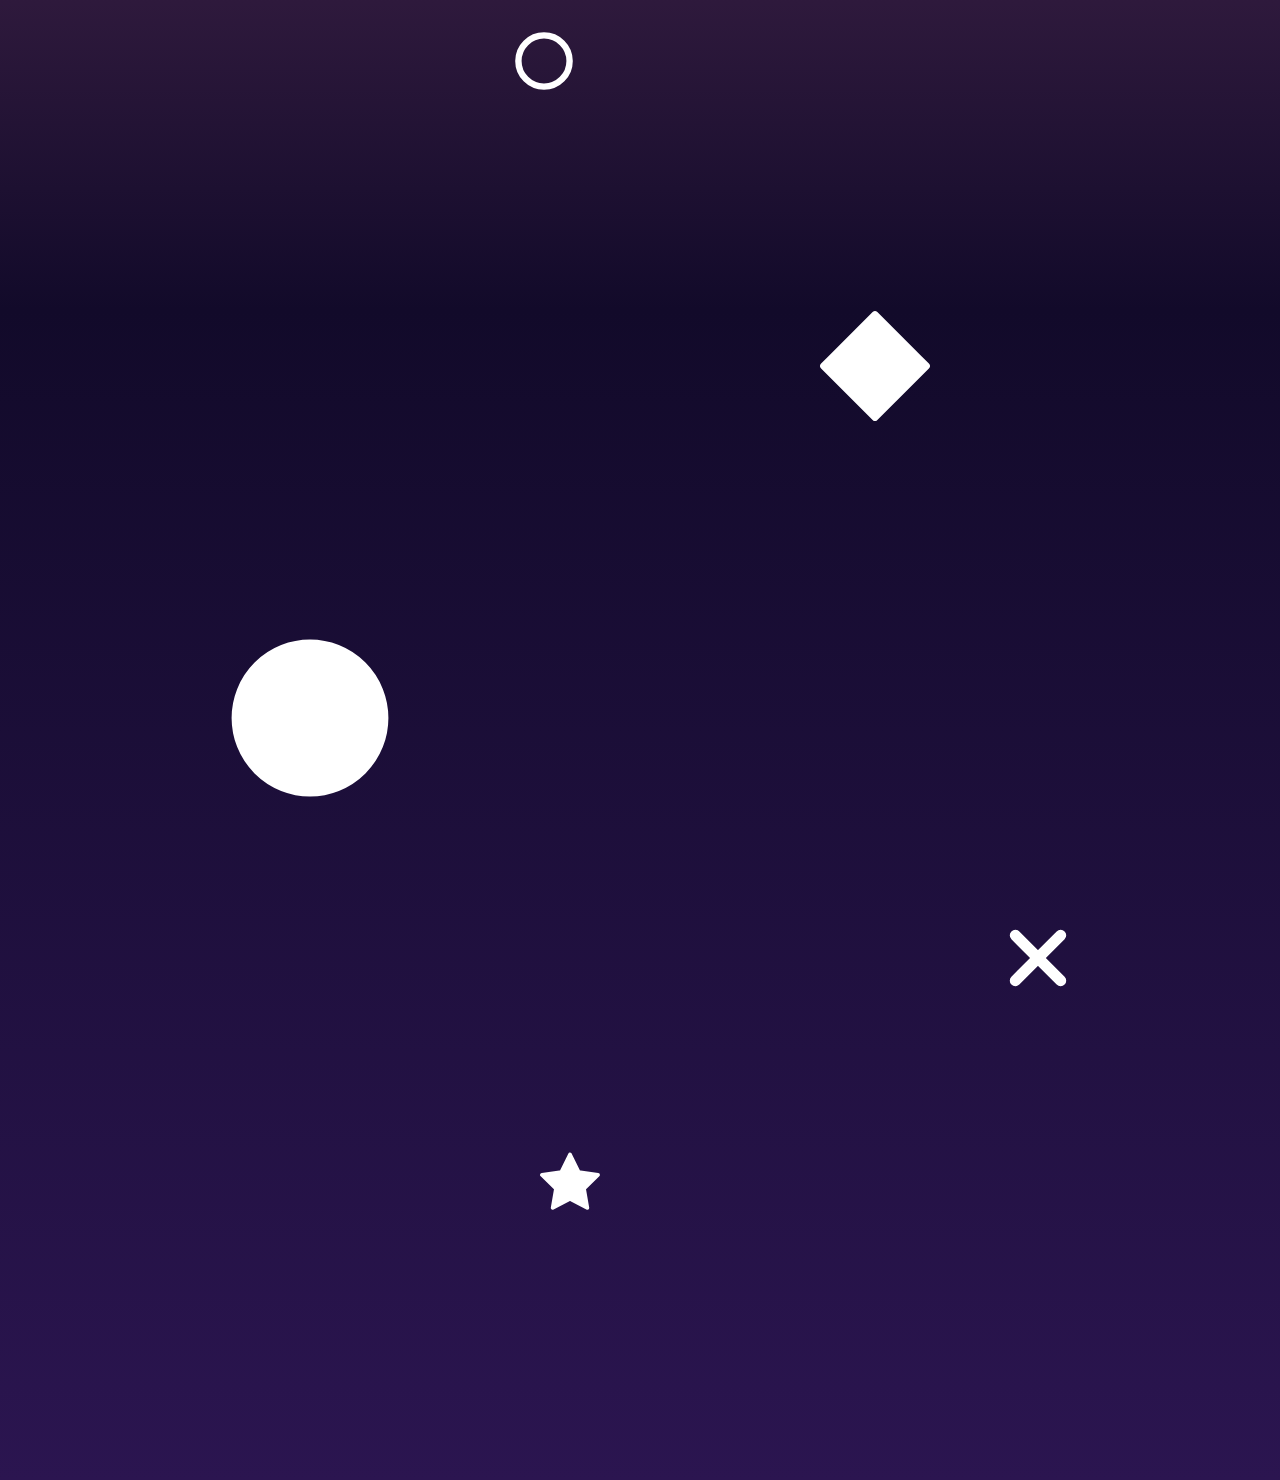
<file: gradient.html>
<!doctype html>
<html lang="en">
  <head>
    <meta charset="utf-8" />
    <!--
      The default viewport, viewport-fit=auto: the page is letterboxed inside the status bar and
      Safari's toolbars, and Safari paints them from the two strips at the screen's edges. Each strip
      follows the color the gradient has at its own edge of the screen.
    -->
    <meta name="viewport" content="width=device-width, initial-scale=1" />
    <title>viewport-fit=cover demo: variable strips</title>
    <link rel="stylesheet" href="styles.css?v=480f71e2" />
    <style>
      /*
       * The sky is the page's own background, not a fixed layer. Safari tints its toolbars from fixed
       * elements touching the screen's edges, so a fixed full-screen background turns the bars solid.
       * Painted on the root instead, it scrolls with the page and shows through behind the toolbars:
       * day for the first screen (lvh, the screen with the toolbars hidden), night by the end. The
       * gradient would paint the same from body; the solid color under it belongs on html, which is
       * the page's color once html has any background.
       */
      html {
        background: var(--day-top)
          linear-gradient(
            var(--day-top),
            var(--day-bottom) 100lvh,
            var(--night-top) 75%,
            var(--night-bottom)
          )
          no-repeat;
      }

      /*
       * The strips trace the gradient, each with its own complete animation: overriding only the
       * shared animation's name left Safari running the shared keyframes on the top strip.
       * Safari reads a strip's background-color value, not its
       * pixels, and a strip carrying the gradient itself would be sampled once and held, so each
       * strip animates its color through the gradient's stops, placed where its own edge of the
       * screen meets them during the scroll. The page is 520 screen heights tall, in lvh like the
       * gradient's first stop, and the scroll covers 420 of them once the toolbar has collapsed. The top edge starts at the day's blue, meets the pink at one screen
       * height, 23.81% of the scroll, the night's top at 75% of the page, 92.86%, and ends 23.08% of
       * the way from there to the night's bottom. The bottom edge starts one screen down, already at
       * the pink, meets the night's top at 69.05%, and ends on the night's bottom. The gradient and
       * the animation both interpolate linearly in sRGB, so the strips match the page.
       */
      /*
       * html's solid color follows the top edge too. Desktop Safari tints its tab bar from html's
       * background color, not from the strips, and the shared keyframes have no pink in them. The
       * cost is past the bottom of the page, where Safari paints this color while rubber-banding: a
       * shade lighter than the gradient's last color, since the top edge never reaches the bottom.
       */
      /*
       * The keyframes' pink stop is a custom property, so html and the top strip share the keyframes
       * but not the pink. The strip keeps the gradient's pink; html takes a darker one, #964f71,
       * because at the gradient's pink desktop Safari switches its tab bar to dark text and icons. The
       * line looks like white text's contrast against the tint, 4.5:1: the blue passes at 4.51, a pink
       * at 4.25 flipped, and this one is 5.7. The phone's bars come from the strips and keep the
       * brighter pink.
       */
      html {
        --pink: #964f71;
      }

      .edge-top {
        --pink: var(--day-bottom);
      }

      @supports (animation-timeline: scroll()) {
        html,
        .edge-top {
          animation: edge-top-color linear both;
          animation-timeline: scroll(root);
        }

        .edge-bottom {
          animation: edge-bottom-color linear both;
          animation-timeline: scroll(root);
        }
      }

      @keyframes edge-top-color {
        from {
          background-color: var(--day-top);
        }
        23.81% {
          background-color: var(--pink);
        }
        92.86% {
          background-color: var(--night-top);
        }
        to {
          /* 23.08% of the way from --night-top to --night-bottom. A plain color, because a
             color-mix() stop would make the animation interpolate in oklab, off the gradient. */
          background-color: #180d33;
        }
      }

      @keyframes edge-bottom-color {
        from {
          background-color: var(--day-bottom);
        }
        69.05% {
          background-color: var(--night-top);
        }
        to {
          background-color: var(--night-bottom);
        }
      }
    </style>
  </head>
  <body>
    <div class="edge edge-top" aria-hidden="true"></div>
    <div class="edge edge-bottom" aria-hidden="true"></div>

    <header class="bar">
      <svg viewBox="0 0 32 32" role="img" aria-label="Demo">
        <path fill="#fff" d="M16 2 30 16 16 30 2 16Z M16 9 9 16l7 7 7-7Z" fill-rule="evenodd" />
      </svg>
      <button type="button" class="menu" aria-label="Menu" popovertarget="credits">
        <svg viewBox="0 0 32 32" aria-hidden="true">
          <path d="M5 9h22M5 16h22M5 23h22" stroke="#fff" stroke-width="2.5" stroke-linecap="round" />
        </svg>
      </button>
    </header>

    <div class="credits" id="credits" popover>
      <nav class="pages" aria-label="Demo pages">
        <a href="./">Viewport Cover</a>
        <a href="viewport-auto.html">Color Strip Hack</a>
        <a href="gradient.html" aria-current="page">Variable Strips</a>
        <a href="experimental.html">Experimental</a>
        <a href="experimental-2.html">Experimental 2</a>
      </nav>
      <p class="byline">Demo by <a href="https://mrtipton.com">mrtipton.com</a></p>
    </div>

    <div class="anchor">
      <div class="hex">
        <svg viewBox="0 0 100 100" aria-hidden="true">
          <path d="M50 3 90.7 26.5v47L50 97 9.3 73.5v-47Z" />
        </svg>
        <h1>Variable Strips.</h1>
      </div>
       <p>
        Strips can vary in color, like to match a background gradient. Its color must be animated as keyframes to match the gradient stops, driven by scroll(root).<br>
         On desktop the chrome will only respond to <code>&lt;html&gt;</code>’s <code>background-color</code>. 
         So, you must animate it with keyframes matching the gradient stops. Note: <i>Safari's desktop chrome will flip if white text over the color would produce below 4.5:1 contrast, adjust accordingly.</i>
        Do NOT use JS, CSS only.
      </p>
    </div>

    <main class="field">
      <svg class="shape" style="--x: 10%; --y: 5%; --s: 6rem" viewBox="0 0 100 100" aria-hidden="true">
        <circle cx="50" cy="50" r="46" />
      </svg>
      <svg class="shape" style="--x: 60%; --y: 9%; --s: 9rem" viewBox="0 0 100 100" aria-hidden="true">
        <circle class="line" cx="50" cy="50" r="44" />
      </svg>
      <svg class="shape" style="--x: 30%; --y: 17%; --s: 7rem" viewBox="0 0 100 100" aria-hidden="true">
        <path d="M50 6 96 90H4Z" />
      </svg>
      <svg class="shape" style="--x: 72%; --y: 24%; --s: 5rem; --r: 18deg" viewBox="0 0 100 100" aria-hidden="true">
        <rect x="6" y="6" width="88" height="88" rx="18" />
      </svg>
      <svg class="shape" style="--x: 12%; --y: 29%; --s: 4rem" viewBox="0 0 100 100" aria-hidden="true">
        <path class="line" d="M50 10v80M10 50h80" stroke-width="16" />
      </svg>
      <svg class="shape" style="--x: 50%; --y: 34%; --s: 8rem" viewBox="0 0 100 100" aria-hidden="true">
        <path d="M50 4l13.5 27.4 30.2 4.4-21.9 21.3 5.2 30.1L50 73 23 87.2l5.2-30.1L6.3 35.8l30.2-4.4Z" />
      </svg>
      <svg class="shape" style="--x: 82%; --y: 40%; --s: 3rem" viewBox="0 0 100 100" aria-hidden="true">
        <circle cx="50" cy="50" r="46" />
      </svg>
      <svg class="shape" style="--x: 16%; --y: 44%; --s: 7rem; --r: 30deg" viewBox="0 0 100 100" aria-hidden="true">
        <rect class="line" x="8" y="8" width="84" height="84" />
      </svg>
      <svg class="shape" style="--x: 46%; --y: 52%; --s: 10rem" viewBox="0 0 100 100" aria-hidden="true">
        <path class="line" d="M6 50l11-14 11 14 11-14 11 14 11-14 11 14 11-14 11 14" />
      </svg>
      <svg class="shape" style="--x: 70%; --y: 58%; --s: 6rem; --r: -12deg" viewBox="0 0 100 100" aria-hidden="true">
        <path class="line" d="M50 8 92 86H8Z" />
      </svg>
      <svg class="shape" style="--x: 8%; --y: 63%; --s: 8rem" viewBox="0 0 100 100" aria-hidden="true">
        <path d="M4 70a46 46 0 0 1 92 0Z" />
      </svg>
      <svg class="shape" style="--x: 40%; --y: 69%; --s: 4rem" viewBox="0 0 100 100" aria-hidden="true">
        <circle class="line" cx="50" cy="50" r="40" stroke-width="10" />
      </svg>
      <svg class="shape" style="--x: 64%; --y: 75%; --s: 7rem" viewBox="0 0 100 100" aria-hidden="true">
        <path d="M50 4 96 50 50 96 4 50Z" />
      </svg>
      <svg class="shape" style="--x: 18%; --y: 82%; --s: 10rem" viewBox="0 0 100 100" aria-hidden="true">
        <circle cx="50" cy="50" r="46" />
      </svg>
      <svg class="shape" style="--x: 78%; --y: 88%; --s: 5rem; --r: 45deg" viewBox="0 0 100 100" aria-hidden="true">
        <path class="line" d="M50 10v80M10 50h80" stroke-width="14" />
      </svg>
      <svg class="shape" style="--x: 42%; --y: 93%; --s: 4rem" viewBox="0 0 100 100" aria-hidden="true">
        <path d="M50 4l13.5 27.4 30.2 4.4-21.9 21.3 5.2 30.1L50 73 23 87.2l5.2-30.1L6.3 35.8l30.2-4.4Z" />
      </svg>
    </main>

  </body>
</html>
</file>
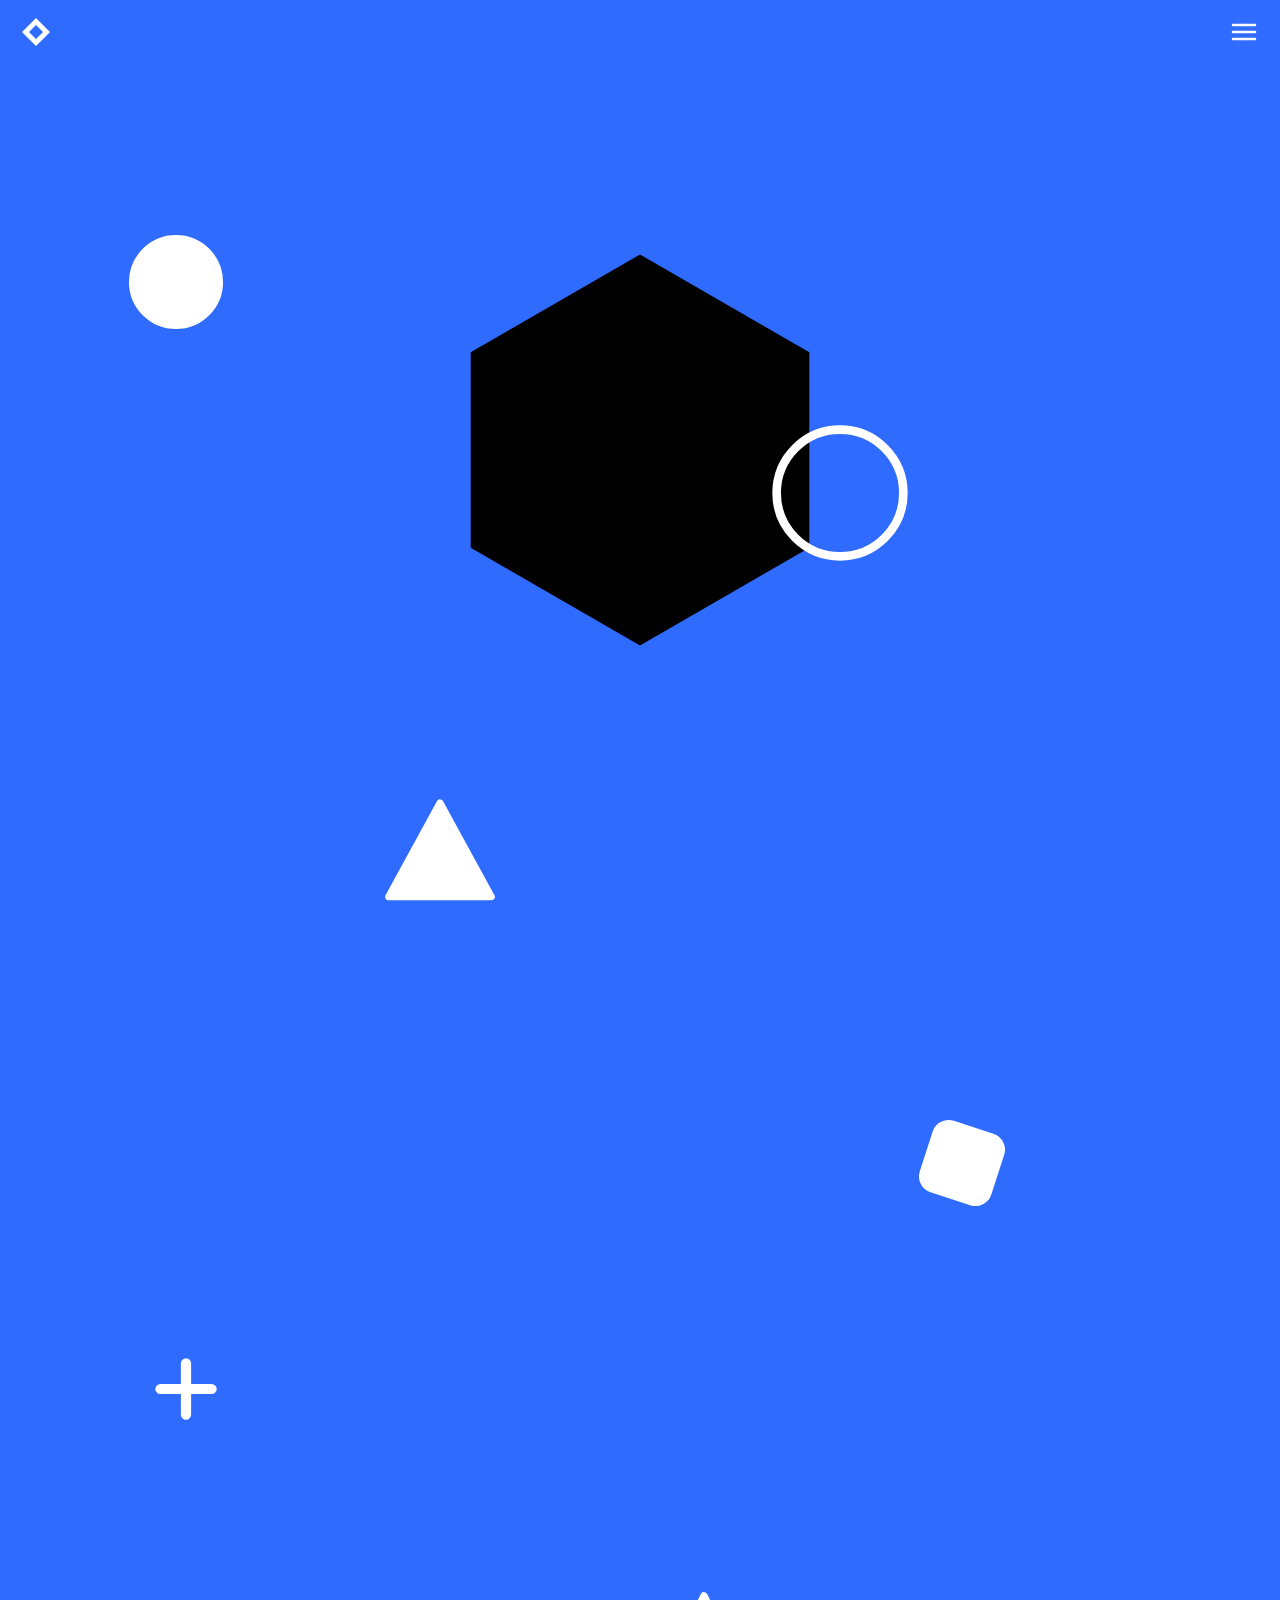
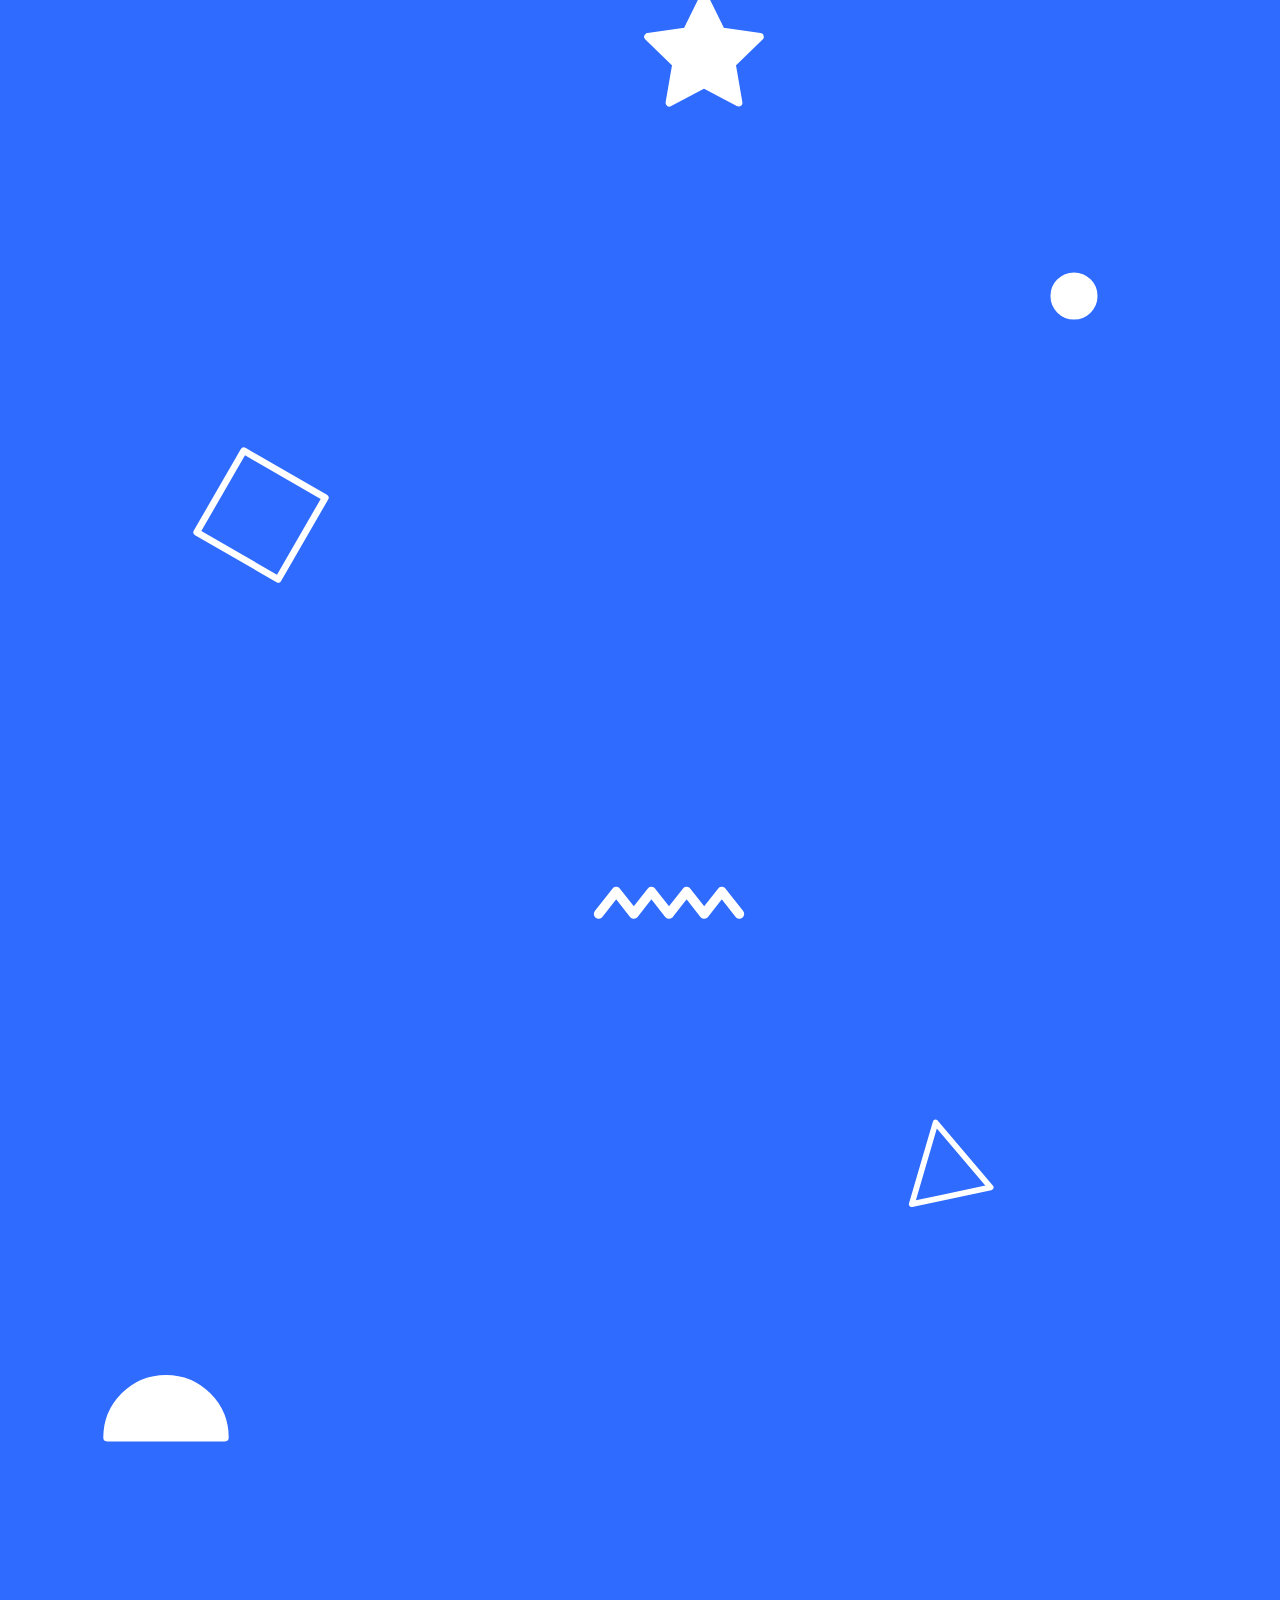
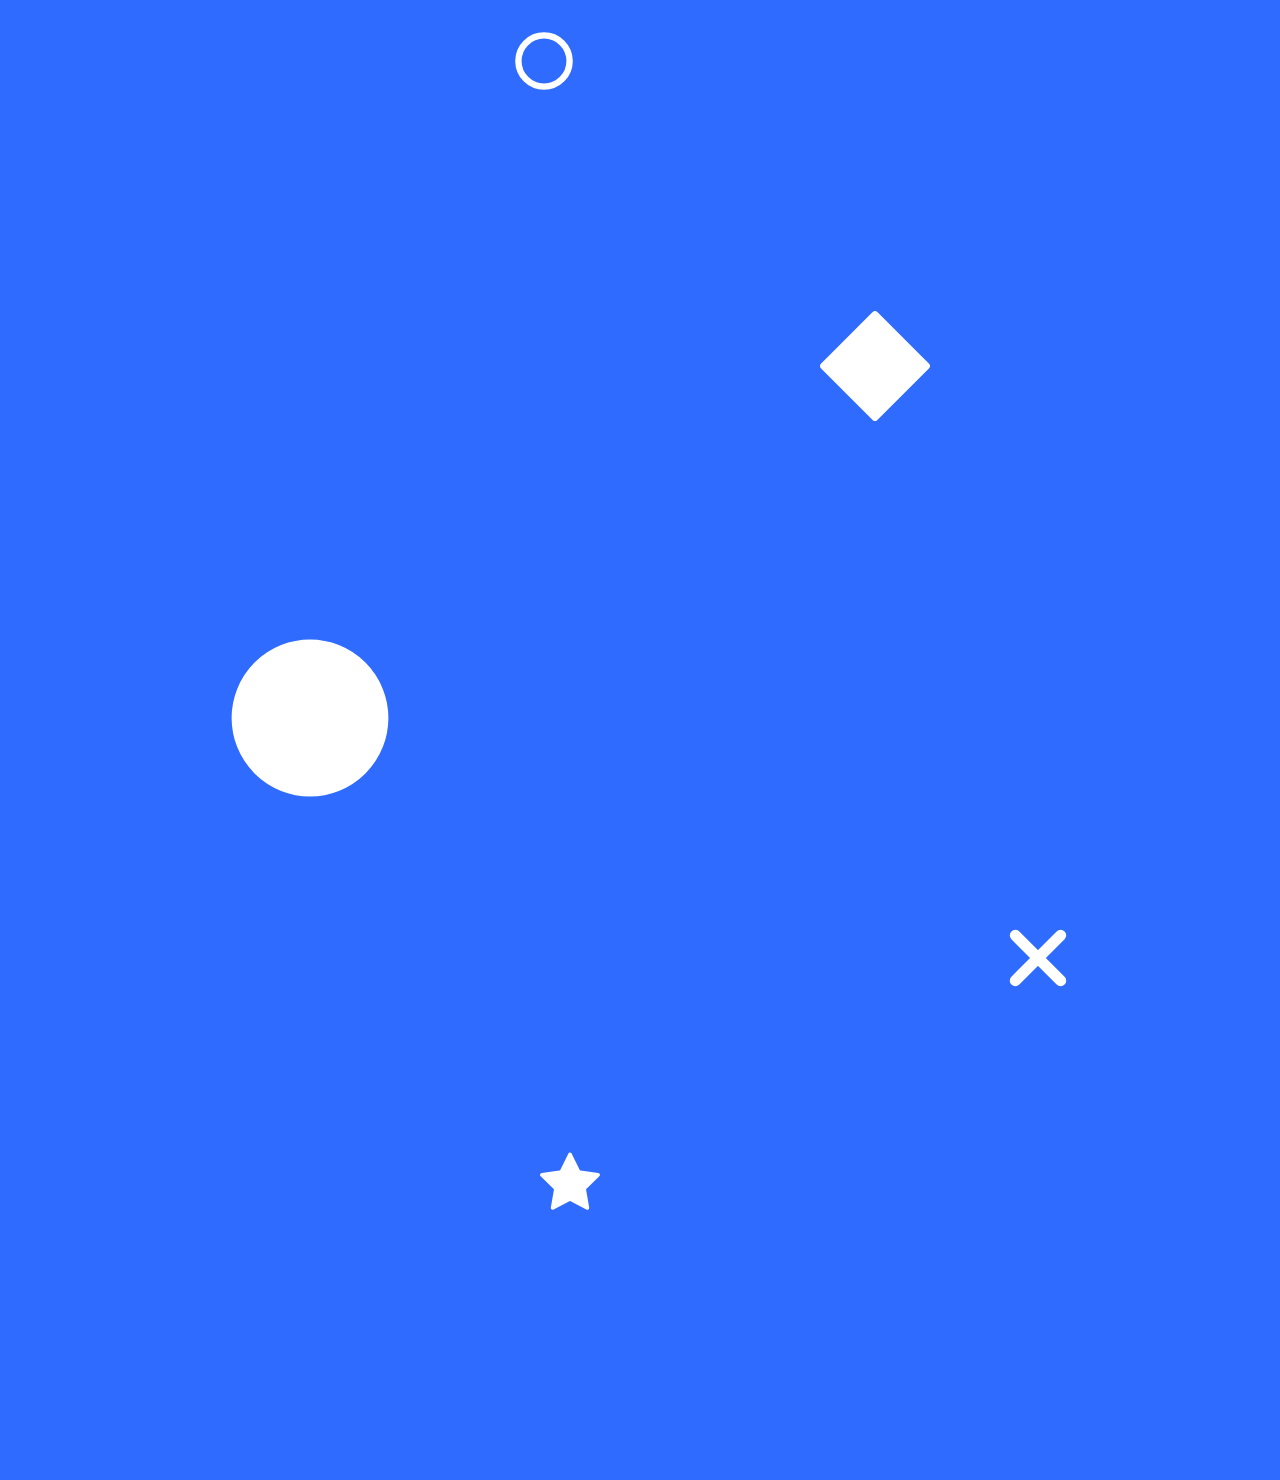
<file: solid.html>
<!doctype html>
<html lang="en">
  <head>
    <meta charset="utf-8" />
    <!--
      viewport-fit=cover lets the page draw edge to edge: into the notch and home-indicator areas,
      and behind Safari's toolbars, instead of being letterboxed inside them.
    -->
    <meta name="viewport" content="width=device-width, initial-scale=1, viewport-fit=cover" />
    <title>viewport-fit=cover demo: solid color</title>
    <link rel="stylesheet" href="styles.css" />
    <style>
      /*
       * No gradient: the page is one solid color, the same color Safari reads for the strip behind
       * the status bar and the area past either end. The shared scroll-driven animation carries it
       * from the blue at the top of the page to the night at the bottom.
       */
      html {
        background-color: var(--day-top);
      }
    </style>
  </head>
  <body>
    <header class="bar">
      <svg viewBox="0 0 32 32" role="img" aria-label="Demo">
        <path fill="#fff" d="M16 2 30 16 16 30 2 16Z M16 9 9 16l7 7 7-7Z" fill-rule="evenodd" />
      </svg>
      <button type="button" class="menu" aria-label="Menu" popovertarget="credits">
        <svg viewBox="0 0 32 32" aria-hidden="true">
          <path d="M5 9h22M5 16h22M5 23h22" stroke="#fff" stroke-width="2.5" stroke-linecap="round" />
        </svg>
      </button>
    </header>

    <div class="credits" id="credits" popover>
      <nav class="pages" aria-label="Demo pages">
        <a href="./">Gradient</a>
        <a href="solid.html" aria-current="page">Solid color</a>
      </nav>
      <p class="byline">Demo by <a href="https://mrtipton.com">mrtipton.com</a></p>
    </div>

    <svg class="anchor" viewBox="0 0 100 100" aria-hidden="true">
      <path d="M50 3 90.7 26.5v47L50 97 9.3 73.5v-47Z" />
    </svg>

    <main class="field">
      <h1 class="visually-hidden">viewport-fit=cover demo: solid color</h1>

      <svg class="shape" style="--x: 10%; --y: 5%; --s: 6rem" viewBox="0 0 100 100" aria-hidden="true">
        <circle cx="50" cy="50" r="46" />
      </svg>
      <svg class="shape" style="--x: 60%; --y: 9%; --s: 9rem" viewBox="0 0 100 100" aria-hidden="true">
        <circle class="line" cx="50" cy="50" r="44" />
      </svg>
      <svg class="shape" style="--x: 30%; --y: 17%; --s: 7rem" viewBox="0 0 100 100" aria-hidden="true">
        <path d="M50 6 96 90H4Z" />
      </svg>
      <svg class="shape" style="--x: 72%; --y: 24%; --s: 5rem; --r: 18deg" viewBox="0 0 100 100" aria-hidden="true">
        <rect x="6" y="6" width="88" height="88" rx="18" />
      </svg>
      <svg class="shape" style="--x: 12%; --y: 29%; --s: 4rem" viewBox="0 0 100 100" aria-hidden="true">
        <path class="line" d="M50 10v80M10 50h80" stroke-width="16" />
      </svg>
      <svg class="shape" style="--x: 50%; --y: 34%; --s: 8rem" viewBox="0 0 100 100" aria-hidden="true">
        <path d="M50 4l13.5 27.4 30.2 4.4-21.9 21.3 5.2 30.1L50 73 23 87.2l5.2-30.1L6.3 35.8l30.2-4.4Z" />
      </svg>
      <svg class="shape" style="--x: 82%; --y: 40%; --s: 3rem" viewBox="0 0 100 100" aria-hidden="true">
        <circle cx="50" cy="50" r="46" />
      </svg>
      <svg class="shape" style="--x: 16%; --y: 44%; --s: 7rem; --r: 30deg" viewBox="0 0 100 100" aria-hidden="true">
        <rect class="line" x="8" y="8" width="84" height="84" />
      </svg>
      <svg class="shape" style="--x: 46%; --y: 52%; --s: 10rem" viewBox="0 0 100 100" aria-hidden="true">
        <path class="line" d="M6 50l11-14 11 14 11-14 11 14 11-14 11 14 11-14 11 14" />
      </svg>
      <svg class="shape" style="--x: 70%; --y: 58%; --s: 6rem; --r: -12deg" viewBox="0 0 100 100" aria-hidden="true">
        <path class="line" d="M50 8 92 86H8Z" />
      </svg>
      <svg class="shape" style="--x: 8%; --y: 63%; --s: 8rem" viewBox="0 0 100 100" aria-hidden="true">
        <path d="M4 70a46 46 0 0 1 92 0Z" />
      </svg>
      <svg class="shape" style="--x: 40%; --y: 69%; --s: 4rem" viewBox="0 0 100 100" aria-hidden="true">
        <circle class="line" cx="50" cy="50" r="40" stroke-width="10" />
      </svg>
      <svg class="shape" style="--x: 64%; --y: 75%; --s: 7rem" viewBox="0 0 100 100" aria-hidden="true">
        <path d="M50 4 96 50 50 96 4 50Z" />
      </svg>
      <svg class="shape" style="--x: 18%; --y: 82%; --s: 10rem" viewBox="0 0 100 100" aria-hidden="true">
        <circle cx="50" cy="50" r="46" />
      </svg>
      <svg class="shape" style="--x: 78%; --y: 88%; --s: 5rem; --r: 45deg" viewBox="0 0 100 100" aria-hidden="true">
        <path class="line" d="M50 10v80M10 50h80" stroke-width="14" />
      </svg>
      <svg class="shape" style="--x: 42%; --y: 93%; --s: 4rem" viewBox="0 0 100 100" aria-hidden="true">
        <path d="M50 4l13.5 27.4 30.2 4.4-21.9 21.3 5.2 30.1L50 73 23 87.2l5.2-30.1L6.3 35.8l30.2-4.4Z" />
      </svg>
    </main>

  </body>
</html>
</file>
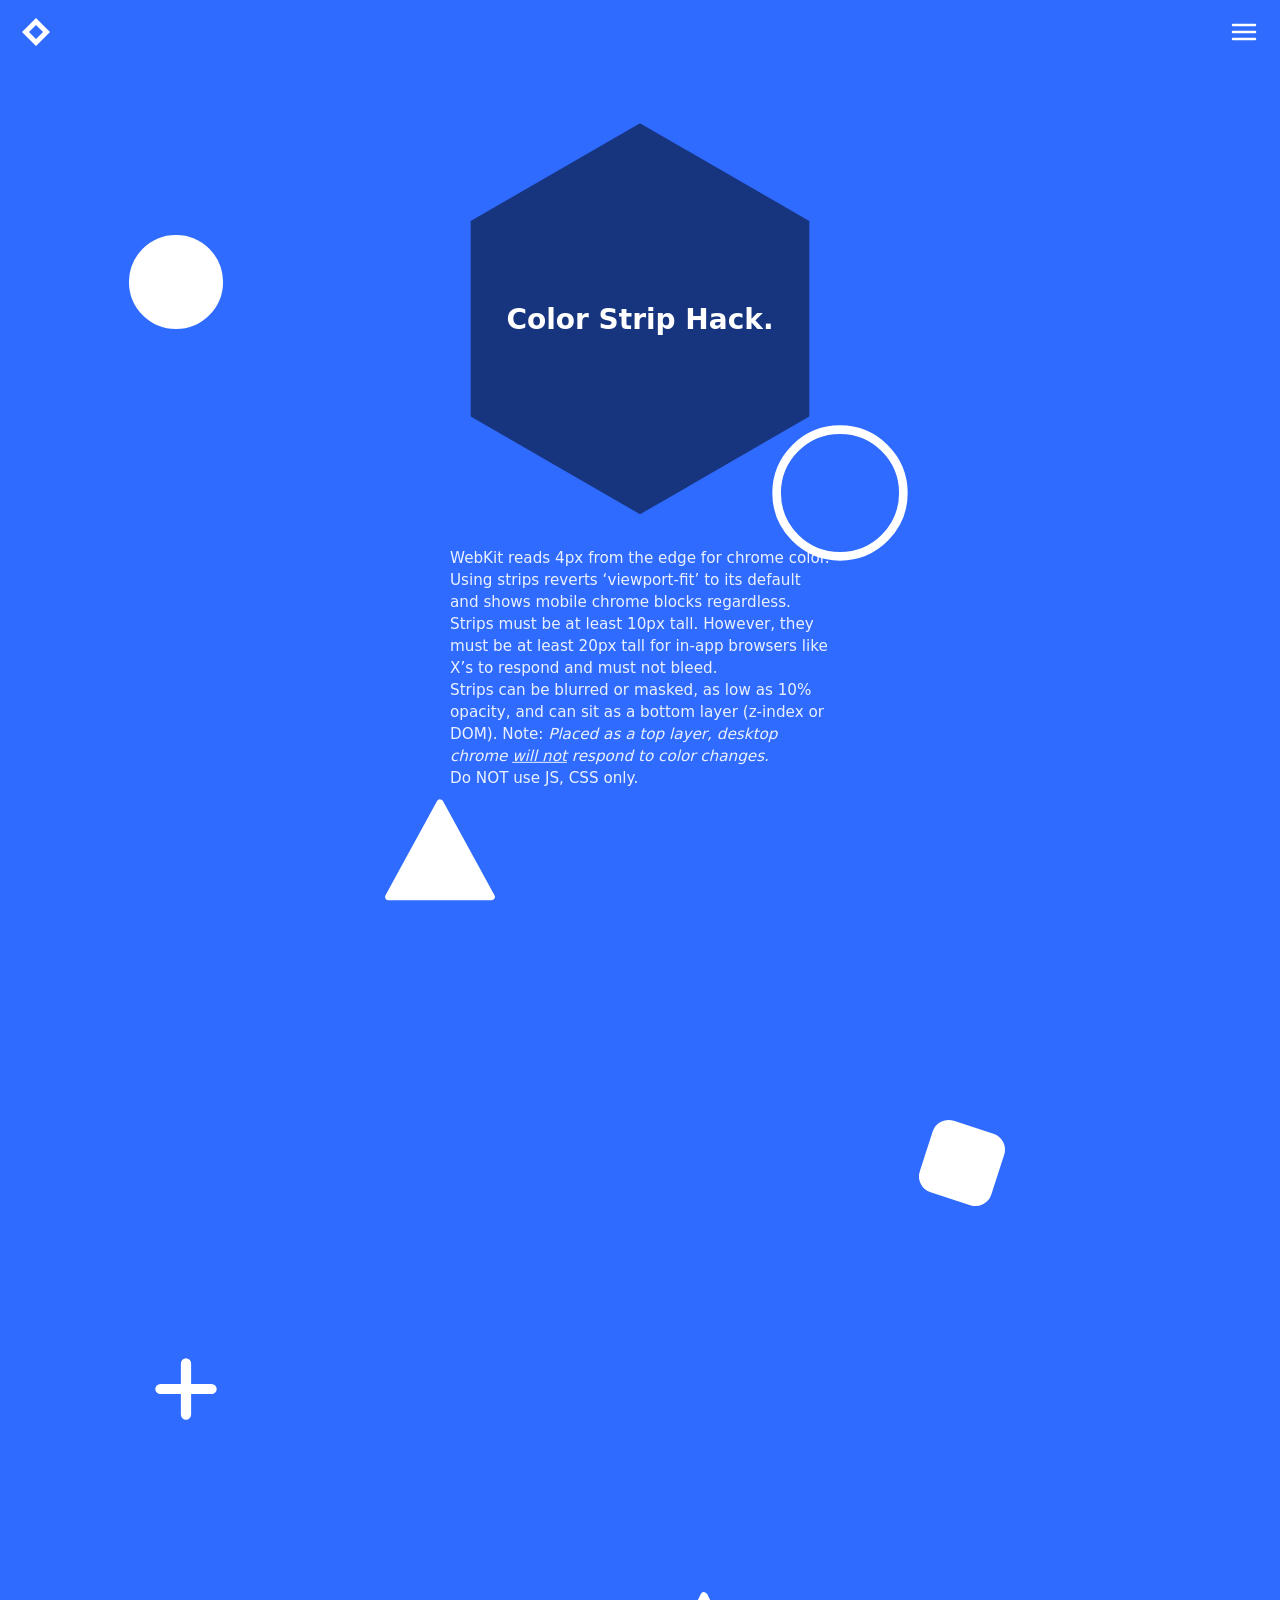
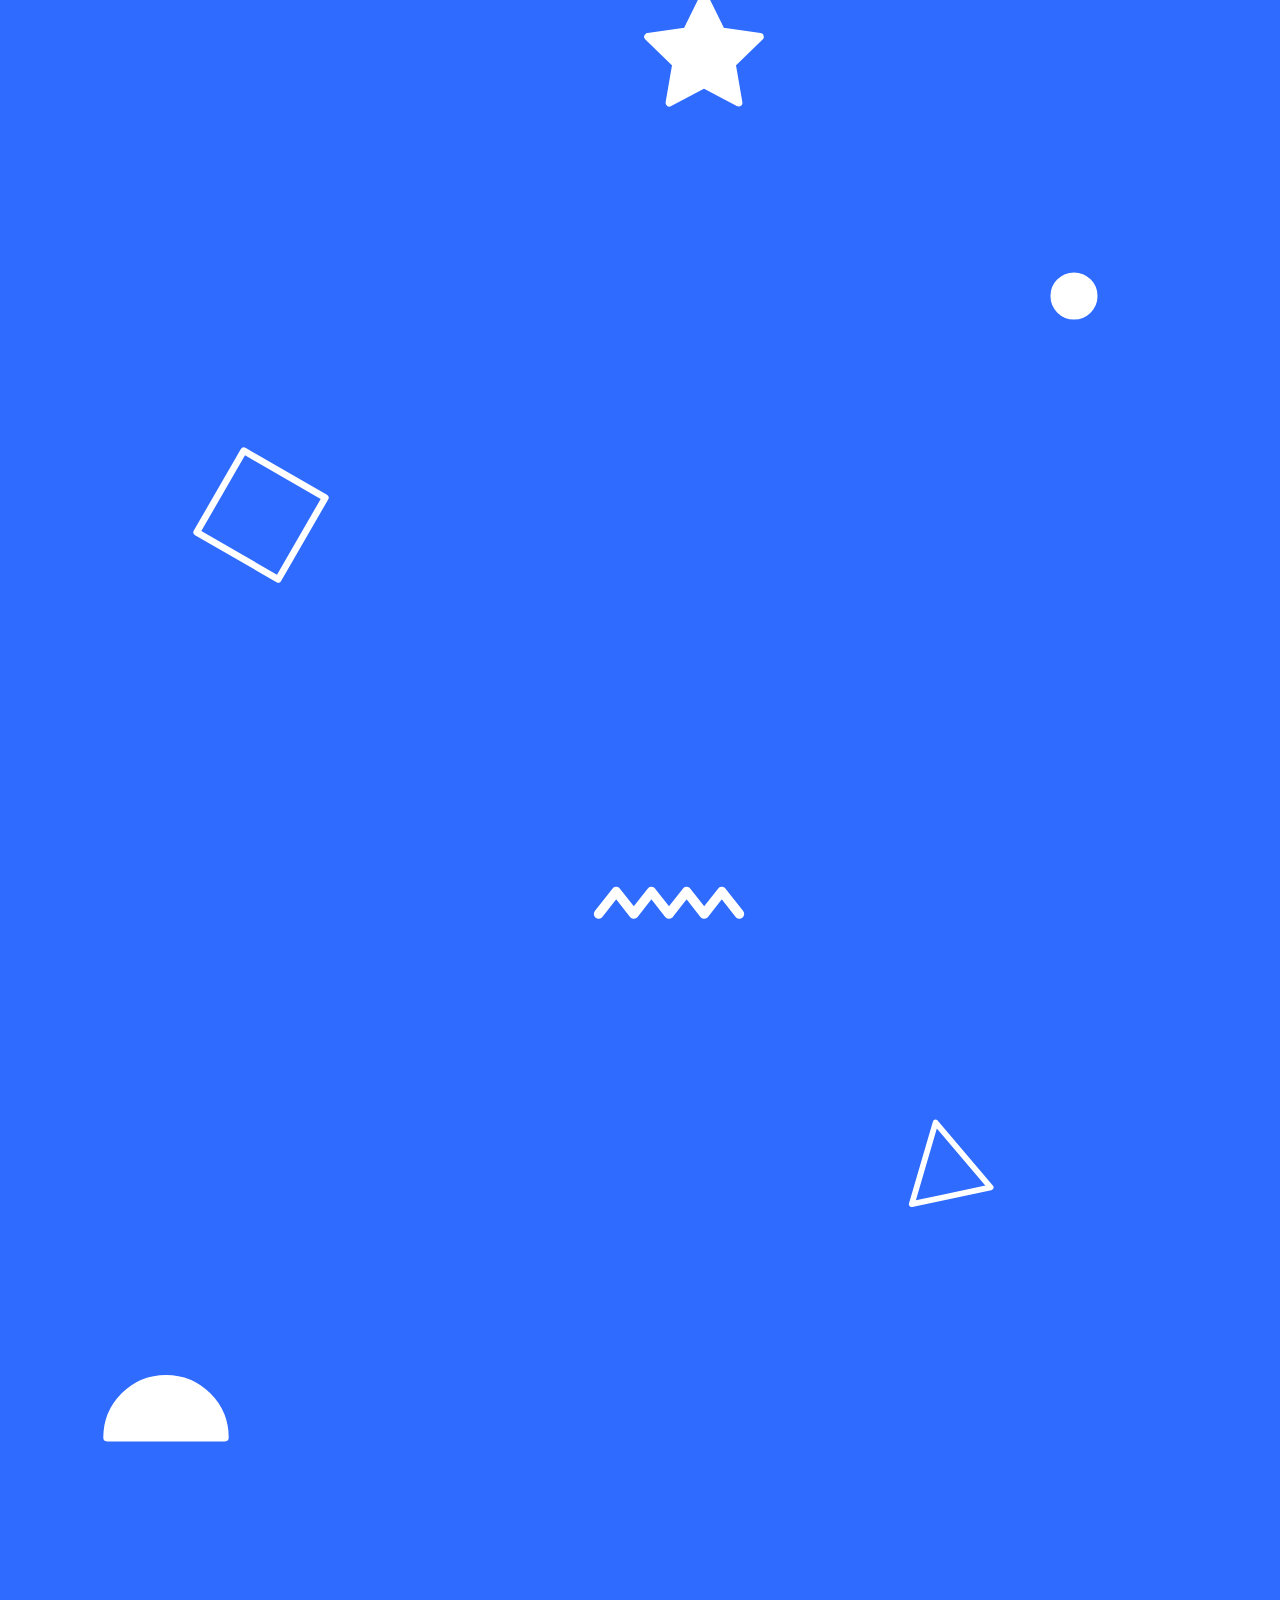
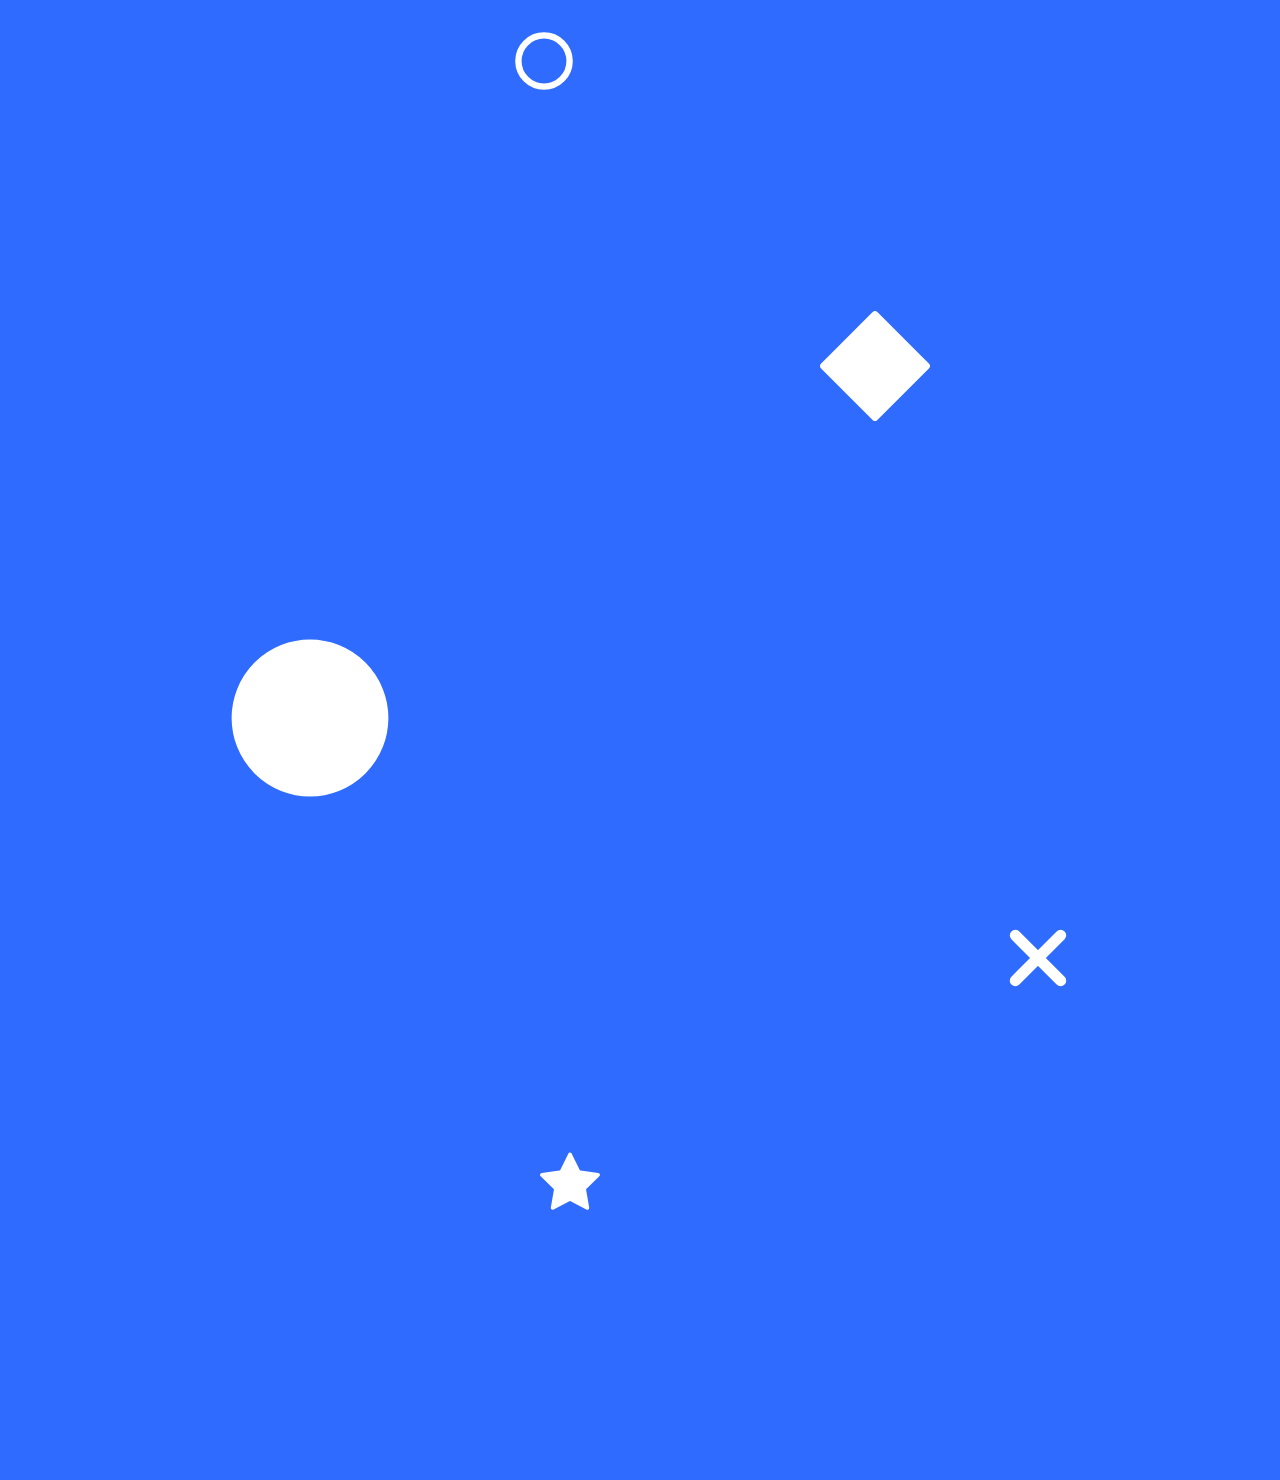
<file: viewport-auto.html>
<!doctype html>
<html lang="en">
  <head>
    <meta charset="utf-8" />
    <!--
      The default viewport, viewport-fit=auto: the page is letterboxed inside the status bar and
      Safari's toolbars, and Safari paints them itself. This page gives it two faint strips to paint
      them from.
    -->
    <meta name="viewport" content="width=device-width, initial-scale=1" />
    <title>viewport-fit=cover demo: color strip hack</title>
    <link rel="stylesheet" href="styles.css?v=480f71e2" />
    <style>
      /*
       * No gradient: the page is one solid color, the same color Safari reads for the strip behind
       * the status bar and the area past either end. The shared scroll-driven animation carries it
       * from the blue at the top of the page to the night at the bottom.
       */
      html {
        background-color: var(--day-top);
      }
    </style>
  </head>
  <body>
    <div class="edge edge-top" aria-hidden="true"></div>
    <div class="edge edge-bottom" aria-hidden="true"></div>

    <header class="bar">
      <svg viewBox="0 0 32 32" role="img" aria-label="Demo">
        <path fill="#fff" d="M16 2 30 16 16 30 2 16Z M16 9 9 16l7 7 7-7Z" fill-rule="evenodd" />
      </svg>
      <button type="button" class="menu" aria-label="Menu" popovertarget="credits">
        <svg viewBox="0 0 32 32" aria-hidden="true">
          <path d="M5 9h22M5 16h22M5 23h22" stroke="#fff" stroke-width="2.5" stroke-linecap="round" />
        </svg>
      </button>
    </header>

    <div class="credits" id="credits" popover>
      <nav class="pages" aria-label="Demo pages">
        <a href="./">Viewport Cover</a>
        <a href="viewport-auto.html" aria-current="page">Color Strip Hack</a>
        <a href="gradient.html">Variable Strips</a>
        <a href="experimental.html">Experimental</a>
        <a href="experimental-2.html">Experimental 2</a>
      </nav>
      <p class="byline">Demo by <a href="https://mrtipton.com">mrtipton.com</a></p>
    </div>

    <div class="anchor">
      <div class="hex">
        <svg viewBox="0 0 100 100" aria-hidden="true">
          <path d="M50 3 90.7 26.5v47L50 97 9.3 73.5v-47Z" />
        </svg>
        <h1>Color Strip Hack.</h1>
      </div>
      <p>
        WebKit reads 4px from the edge for chrome color. Using strips reverts ‘viewport-fit’ to its default and shows mobile chrome blocks regardless.<br>
        Strips must be at least 10px tall. However, they must be at least 20px tall for in-app browsers like X’s to respond and must not bleed.<br>
        Strips can be blurred or masked, as low as 10% opacity, and can sit as a bottom layer (z-index or DOM). Note: <i>Placed as a top layer, desktop chrome <u>will not</u> respond to color changes.</i><br>
        Do NOT use JS, CSS only.
      </p>
    </div>

    <main class="field">
      <svg class="shape" style="--x: 10%; --y: 5%; --s: 6rem" viewBox="0 0 100 100" aria-hidden="true">
        <circle cx="50" cy="50" r="46" />
      </svg>
      <svg class="shape" style="--x: 60%; --y: 9%; --s: 9rem" viewBox="0 0 100 100" aria-hidden="true">
        <circle class="line" cx="50" cy="50" r="44" />
      </svg>
      <svg class="shape" style="--x: 30%; --y: 17%; --s: 7rem" viewBox="0 0 100 100" aria-hidden="true">
        <path d="M50 6 96 90H4Z" />
      </svg>
      <svg class="shape" style="--x: 72%; --y: 24%; --s: 5rem; --r: 18deg" viewBox="0 0 100 100" aria-hidden="true">
        <rect x="6" y="6" width="88" height="88" rx="18" />
      </svg>
      <svg class="shape" style="--x: 12%; --y: 29%; --s: 4rem" viewBox="0 0 100 100" aria-hidden="true">
        <path class="line" d="M50 10v80M10 50h80" stroke-width="16" />
      </svg>
      <svg class="shape" style="--x: 50%; --y: 34%; --s: 8rem" viewBox="0 0 100 100" aria-hidden="true">
        <path d="M50 4l13.5 27.4 30.2 4.4-21.9 21.3 5.2 30.1L50 73 23 87.2l5.2-30.1L6.3 35.8l30.2-4.4Z" />
      </svg>
      <svg class="shape" style="--x: 82%; --y: 40%; --s: 3rem" viewBox="0 0 100 100" aria-hidden="true">
        <circle cx="50" cy="50" r="46" />
      </svg>
      <svg class="shape" style="--x: 16%; --y: 44%; --s: 7rem; --r: 30deg" viewBox="0 0 100 100" aria-hidden="true">
        <rect class="line" x="8" y="8" width="84" height="84" />
      </svg>
      <svg class="shape" style="--x: 46%; --y: 52%; --s: 10rem" viewBox="0 0 100 100" aria-hidden="true">
        <path class="line" d="M6 50l11-14 11 14 11-14 11 14 11-14 11 14 11-14 11 14" />
      </svg>
      <svg class="shape" style="--x: 70%; --y: 58%; --s: 6rem; --r: -12deg" viewBox="0 0 100 100" aria-hidden="true">
        <path class="line" d="M50 8 92 86H8Z" />
      </svg>
      <svg class="shape" style="--x: 8%; --y: 63%; --s: 8rem" viewBox="0 0 100 100" aria-hidden="true">
        <path d="M4 70a46 46 0 0 1 92 0Z" />
      </svg>
      <svg class="shape" style="--x: 40%; --y: 69%; --s: 4rem" viewBox="0 0 100 100" aria-hidden="true">
        <circle class="line" cx="50" cy="50" r="40" stroke-width="10" />
      </svg>
      <svg class="shape" style="--x: 64%; --y: 75%; --s: 7rem" viewBox="0 0 100 100" aria-hidden="true">
        <path d="M50 4 96 50 50 96 4 50Z" />
      </svg>
      <svg class="shape" style="--x: 18%; --y: 82%; --s: 10rem" viewBox="0 0 100 100" aria-hidden="true">
        <circle cx="50" cy="50" r="46" />
      </svg>
      <svg class="shape" style="--x: 78%; --y: 88%; --s: 5rem; --r: 45deg" viewBox="0 0 100 100" aria-hidden="true">
        <path class="line" d="M50 10v80M10 50h80" stroke-width="14" />
      </svg>
      <svg class="shape" style="--x: 42%; --y: 93%; --s: 4rem" viewBox="0 0 100 100" aria-hidden="true">
        <path d="M50 4l13.5 27.4 30.2 4.4-21.9 21.3 5.2 30.1L50 73 23 87.2l5.2-30.1L6.3 35.8l30.2-4.4Z" />
      </svg>
    </main>

  </body>
</html>
</file>
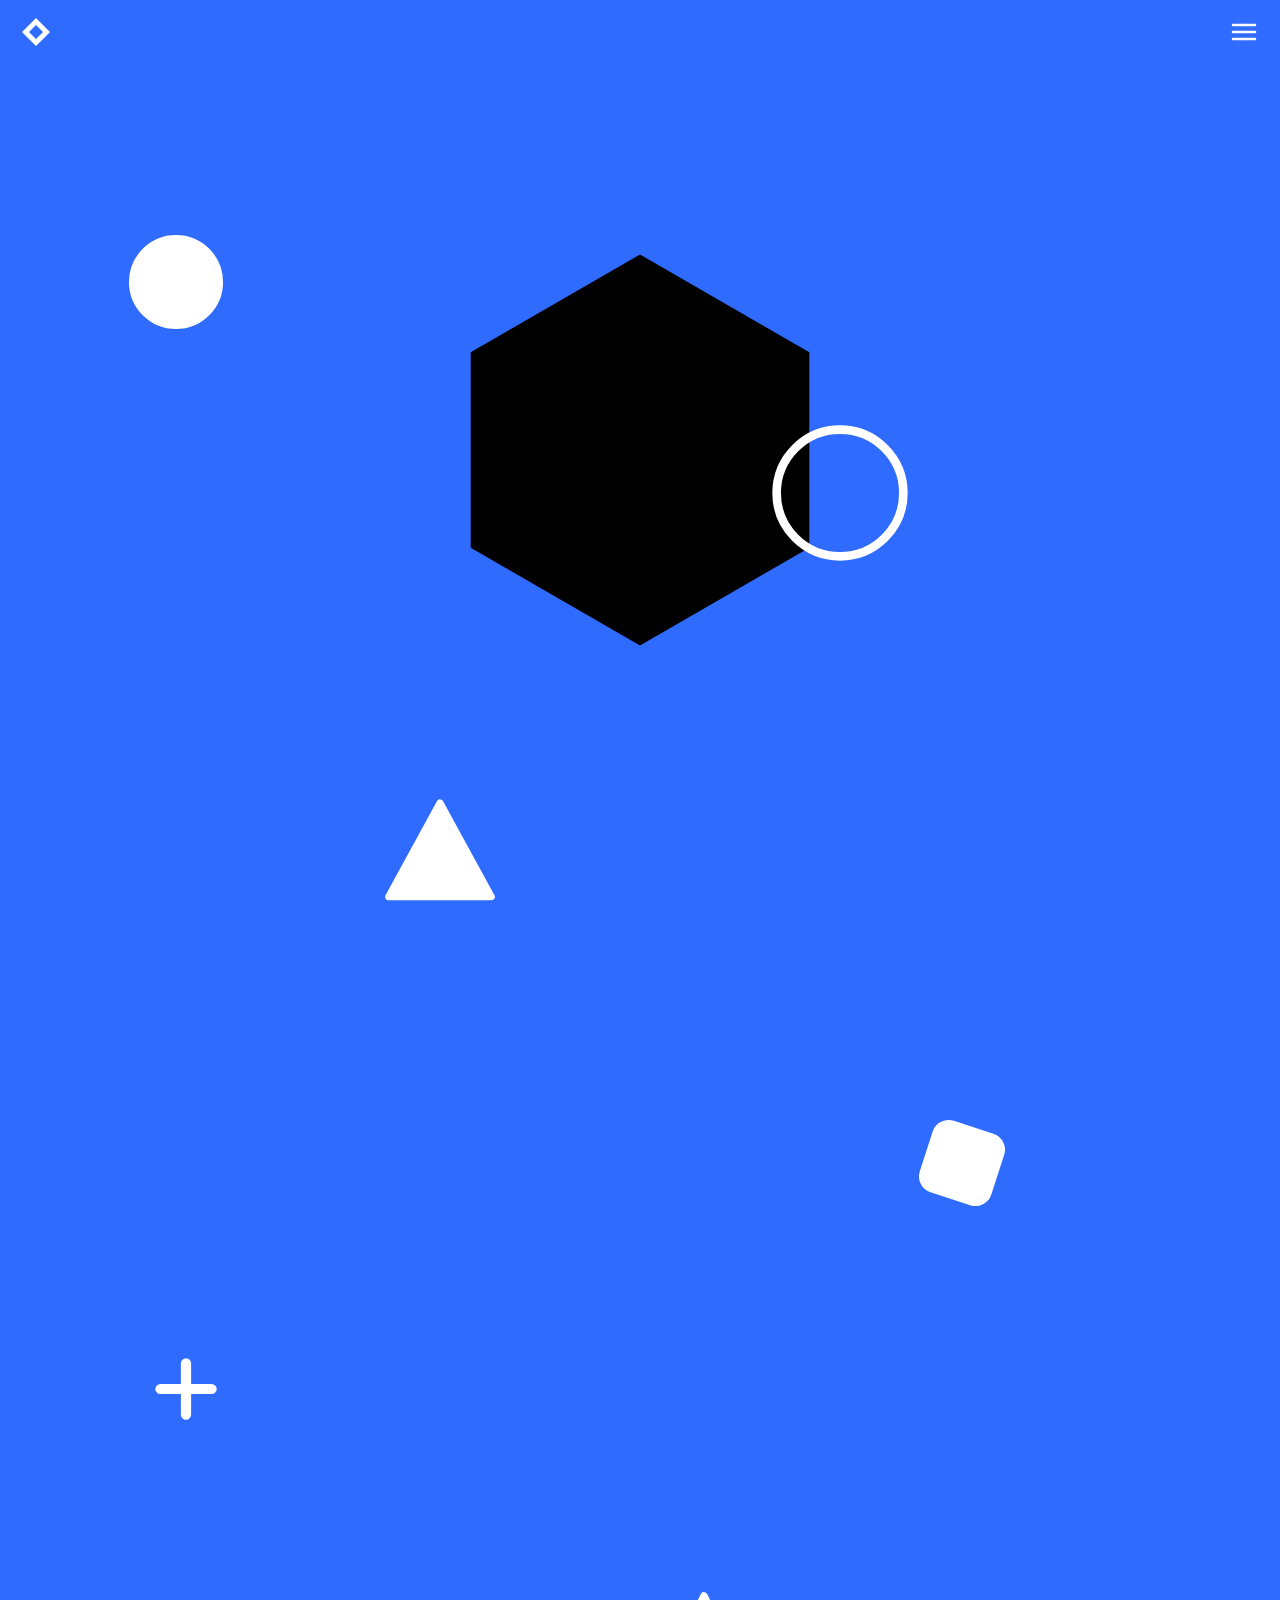
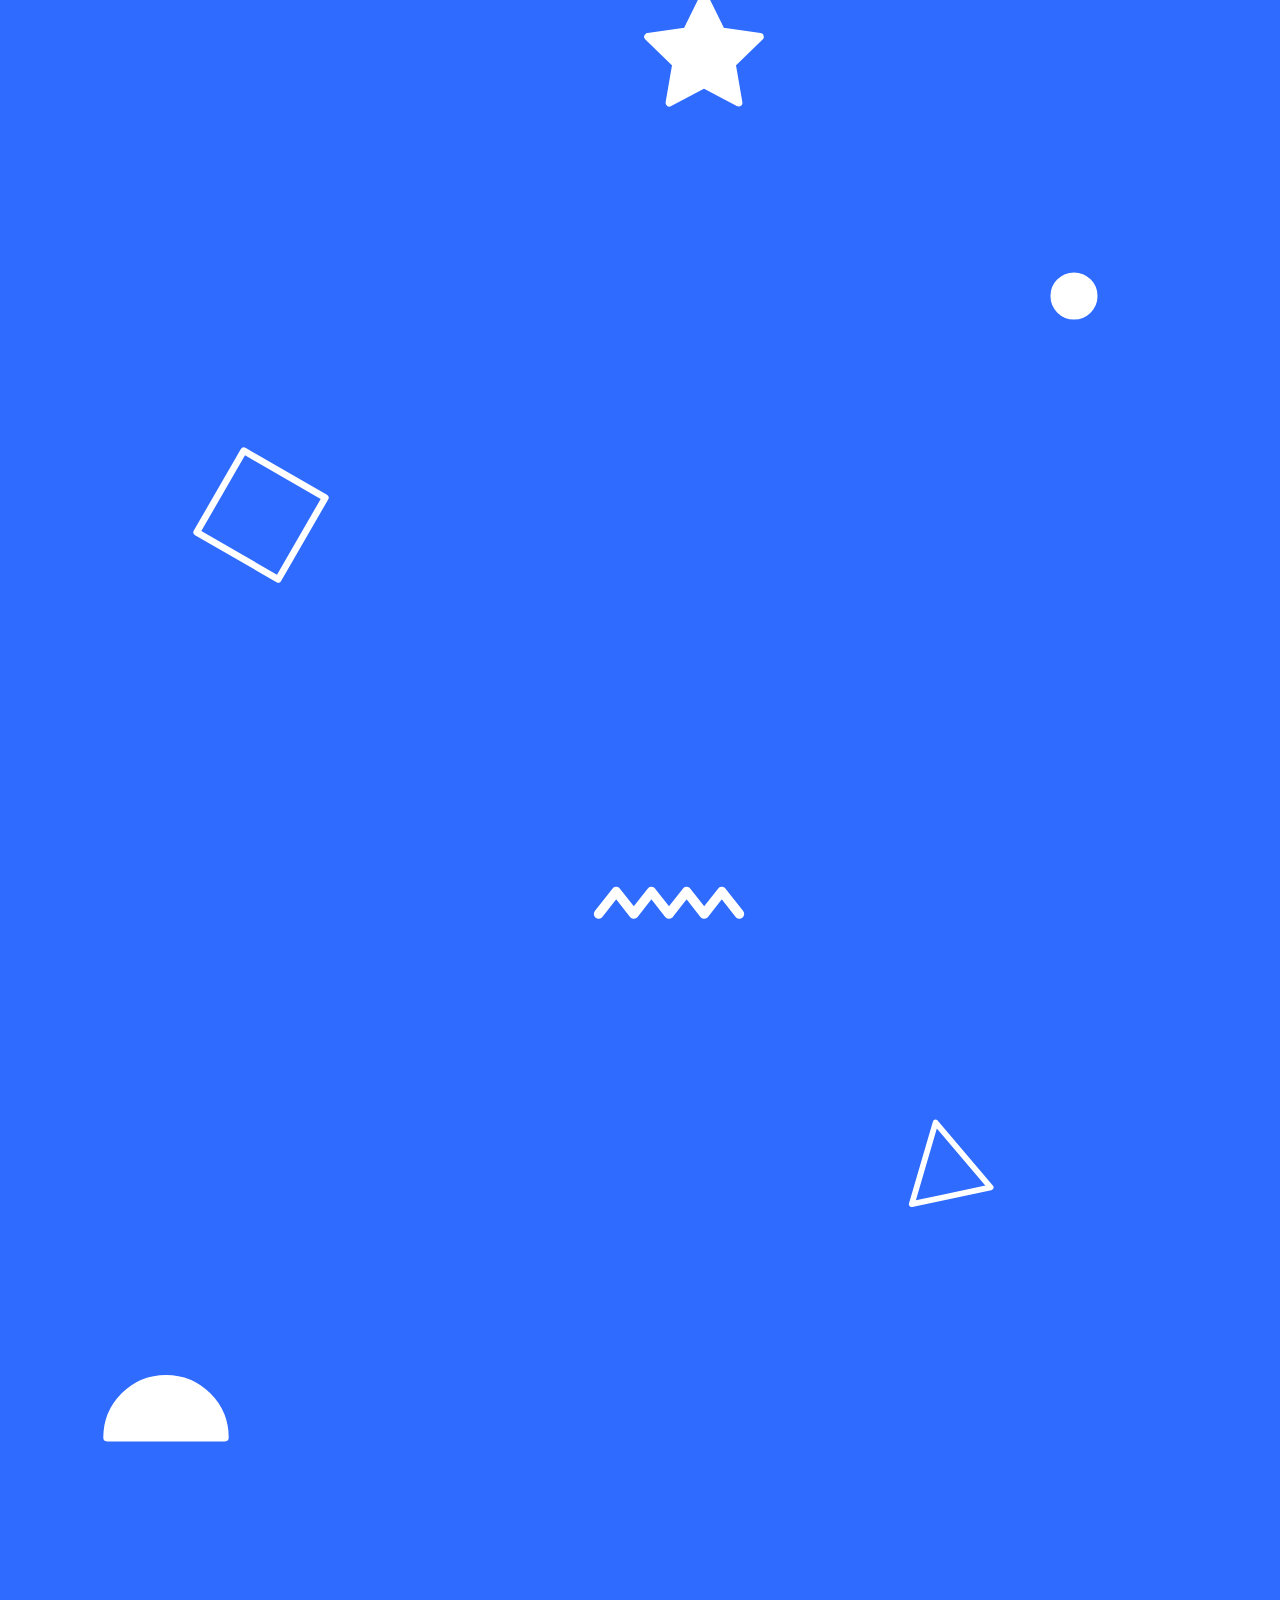
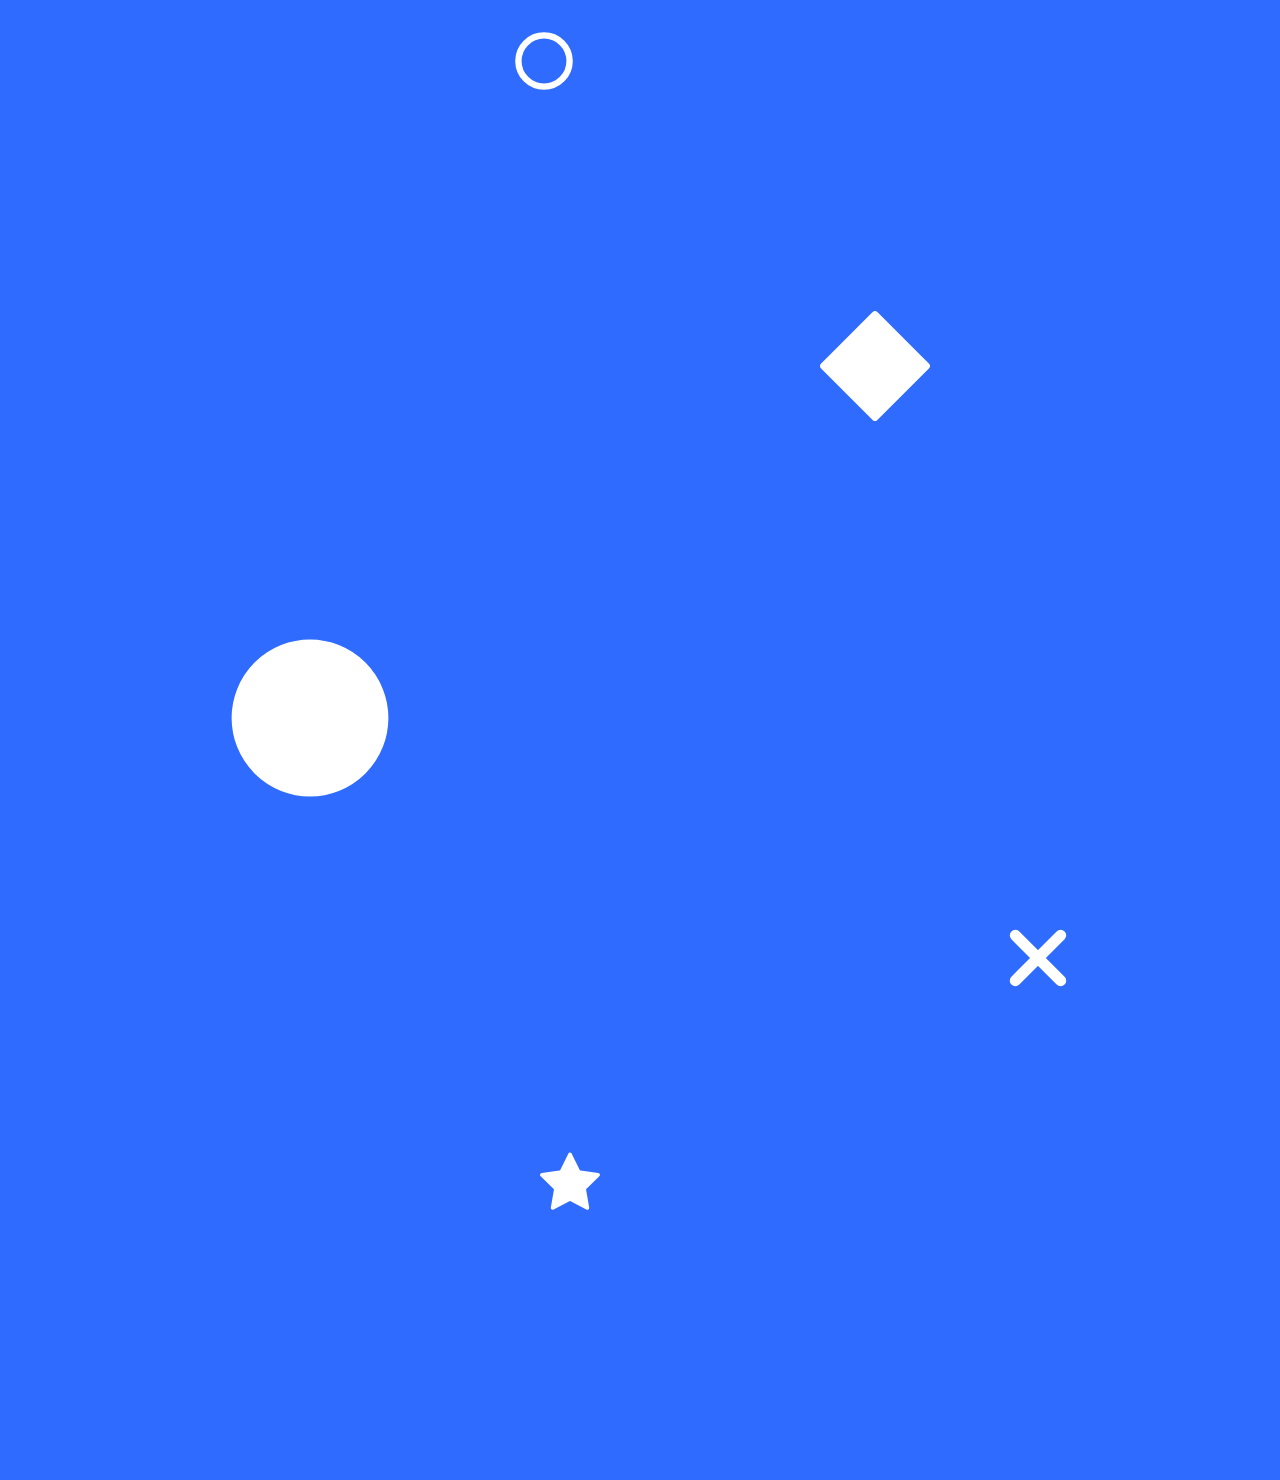
<file: lab/edge-strips.html>
<!doctype html>
<html lang="en">
  <head>
    <meta charset="utf-8" />
    <!--
      No viewport-fit=cover here, for now: the page stays inside the safe areas, so what Safari paints
      behind its bars is its own reading of the strips, not the page showing through. An in-app
      browser samples the screen's edges only when its bars overlap the page, so it reads nothing
      from this page until viewport-fit=cover comes back.
    -->
    <meta name="viewport" content="width=device-width, initial-scale=1" />
    <title>viewport-fit=cover demo: edge strips</title>
    <link rel="stylesheet" href="../styles.css" />
    <style>
      /*
       * No gradient: the page is one solid color, the same color Safari reads for the strip behind
       * the status bar and the area past either end. The shared scroll-driven animation carries it
       * from the blue at the top of the page to the night at the bottom.
       */
      html {
        background-color: var(--day-top);
      }

      /*
       * Lab: what do the bars do with a fixed element touching the screen's edge? Two thin strips,
       * one per edge, run the same scroll-driven keyframes as html, so they are always the page's own
       * color. WebKit reads a fixed element at an edge when it is at least 90% of the viewport wide
       * and more than 10px tall, and reads it again whenever it repaints. It reads the color value,
       * not the pixels, so the strip can be faint: opacity below 0.1 is skipped, 0.1 is the floor.
       * The blur softens the strip's inner edge; each strip starts past the screen's edges so the
       * blur's fade there is off screen. The strips sit above the header because WebKit reads
       * whatever is topmost at the center of the edge.
       */
      .edge {
        --bleed: 12px;
        --blur: 6px;
        position: fixed;
        left: calc(-1 * var(--blur));
        right: calc(-1 * var(--blur));
        z-index: 2;
        pointer-events: none;
        background-color: var(--day-top);
        opacity: 0.1;
        filter: blur(var(--blur));
      }

      .edge-top {
        top: calc(-1 * var(--bleed));
        height: calc(max(12px, env(safe-area-inset-top)) + var(--bleed));
      }

      .edge-bottom {
        bottom: calc(-1 * var(--bleed));
        height: calc(max(12px, env(safe-area-inset-bottom)) + var(--bleed));
      }

      @supports (animation-timeline: scroll()) {
        .edge {
          animation: page-color linear both;
          animation-timeline: scroll(root);
        }
      }
    </style>
  </head>
  <body>
    <div class="edge edge-top" aria-hidden="true"></div>
    <div class="edge edge-bottom" aria-hidden="true"></div>

    <header class="bar">
      <svg viewBox="0 0 32 32" role="img" aria-label="Demo">
        <path fill="#fff" d="M16 2 30 16 16 30 2 16Z M16 9 9 16l7 7 7-7Z" fill-rule="evenodd" />
      </svg>
      <button type="button" class="menu" aria-label="Menu" popovertarget="credits">
        <svg viewBox="0 0 32 32" aria-hidden="true">
          <path d="M5 9h22M5 16h22M5 23h22" stroke="#fff" stroke-width="2.5" stroke-linecap="round" />
        </svg>
      </button>
    </header>

    <div class="credits" id="credits" popover>
      <nav class="pages" aria-label="Demo pages">
        <a href="../">Solid color</a>
        <a href="../gradient.html">Gradient</a>
        <a href="edge-strips.html" aria-current="page">Edge strips</a>
      </nav>
      <p class="byline">Demo by <a href="https://mrtipton.com">mrtipton.com</a></p>
    </div>

    <svg class="anchor" viewBox="0 0 100 100" aria-hidden="true">
      <path d="M50 3 90.7 26.5v47L50 97 9.3 73.5v-47Z" />
    </svg>

    <main class="field">
      <h1 class="visually-hidden">viewport-fit=cover demo: edge strips</h1>

      <svg class="shape" style="--x: 10%; --y: 5%; --s: 6rem" viewBox="0 0 100 100" aria-hidden="true">
        <circle cx="50" cy="50" r="46" />
      </svg>
      <svg class="shape" style="--x: 60%; --y: 9%; --s: 9rem" viewBox="0 0 100 100" aria-hidden="true">
        <circle class="line" cx="50" cy="50" r="44" />
      </svg>
      <svg class="shape" style="--x: 30%; --y: 17%; --s: 7rem" viewBox="0 0 100 100" aria-hidden="true">
        <path d="M50 6 96 90H4Z" />
      </svg>
      <svg class="shape" style="--x: 72%; --y: 24%; --s: 5rem; --r: 18deg" viewBox="0 0 100 100" aria-hidden="true">
        <rect x="6" y="6" width="88" height="88" rx="18" />
      </svg>
      <svg class="shape" style="--x: 12%; --y: 29%; --s: 4rem" viewBox="0 0 100 100" aria-hidden="true">
        <path class="line" d="M50 10v80M10 50h80" stroke-width="16" />
      </svg>
      <svg class="shape" style="--x: 50%; --y: 34%; --s: 8rem" viewBox="0 0 100 100" aria-hidden="true">
        <path d="M50 4l13.5 27.4 30.2 4.4-21.9 21.3 5.2 30.1L50 73 23 87.2l5.2-30.1L6.3 35.8l30.2-4.4Z" />
      </svg>
      <svg class="shape" style="--x: 82%; --y: 40%; --s: 3rem" viewBox="0 0 100 100" aria-hidden="true">
        <circle cx="50" cy="50" r="46" />
      </svg>
      <svg class="shape" style="--x: 16%; --y: 44%; --s: 7rem; --r: 30deg" viewBox="0 0 100 100" aria-hidden="true">
        <rect class="line" x="8" y="8" width="84" height="84" />
      </svg>
      <svg class="shape" style="--x: 46%; --y: 52%; --s: 10rem" viewBox="0 0 100 100" aria-hidden="true">
        <path class="line" d="M6 50l11-14 11 14 11-14 11 14 11-14 11 14 11-14 11 14" />
      </svg>
      <svg class="shape" style="--x: 70%; --y: 58%; --s: 6rem; --r: -12deg" viewBox="0 0 100 100" aria-hidden="true">
        <path class="line" d="M50 8 92 86H8Z" />
      </svg>
      <svg class="shape" style="--x: 8%; --y: 63%; --s: 8rem" viewBox="0 0 100 100" aria-hidden="true">
        <path d="M4 70a46 46 0 0 1 92 0Z" />
      </svg>
      <svg class="shape" style="--x: 40%; --y: 69%; --s: 4rem" viewBox="0 0 100 100" aria-hidden="true">
        <circle class="line" cx="50" cy="50" r="40" stroke-width="10" />
      </svg>
      <svg class="shape" style="--x: 64%; --y: 75%; --s: 7rem" viewBox="0 0 100 100" aria-hidden="true">
        <path d="M50 4 96 50 50 96 4 50Z" />
      </svg>
      <svg class="shape" style="--x: 18%; --y: 82%; --s: 10rem" viewBox="0 0 100 100" aria-hidden="true">
        <circle cx="50" cy="50" r="46" />
      </svg>
      <svg class="shape" style="--x: 78%; --y: 88%; --s: 5rem; --r: 45deg" viewBox="0 0 100 100" aria-hidden="true">
        <path class="line" d="M50 10v80M10 50h80" stroke-width="14" />
      </svg>
      <svg class="shape" style="--x: 42%; --y: 93%; --s: 4rem" viewBox="0 0 100 100" aria-hidden="true">
        <path d="M50 4l13.5 27.4 30.2 4.4-21.9 21.3 5.2 30.1L50 73 23 87.2l5.2-30.1L6.3 35.8l30.2-4.4Z" />
      </svg>
    </main>

  </body>
</html>
</file>
<file: styles.css>
/* Shared by the pages of the demo. Each page sets its own background on html. */

:root {
  --day-top: #2f6bff;
  --day-bottom: #ff8ac2;
  --night-top: #120a2a;
  --night-bottom: #2b1550;
}

*,
*::before,
*::after {
  box-sizing: border-box;
}

/*
 * The solid color is what Safari shows where it needs one color: the strip behind the status
 * bar, and past either end of the page. One color can't match both ends, so it follows the
 * scroll from the sky's blue at the top to the night at the bottom. Where scroll timelines
 * aren't supported, it stays blue.
 */
@supports (animation-timeline: scroll()) {
  html {
    animation: page-color linear both;
    animation-timeline: scroll(root);
  }
}

@keyframes page-color {
  from {
    background-color: var(--day-top);
  }
  to {
    background-color: var(--night-bottom);
  }
}

/*
 * Two faint strips, one per screen edge, for the pages without viewport-fit=cover. Safari reads a
 * fixed element touching an edge for its bars, and reads it again whenever it repaints, so the
 * strips animate their background-color on the scroll: by default the page's own color, from the
 * shared keyframes; a page can declare keyframes of its own. Safari reads the color value, not the
 * pixels: opacity 0.1 is the floor, and a mask can fade the inner edge. Measured on an iPhone, in
 * Safari and in X's in-app browser: Safari reads a strip of 12px, X needs 20px, and X does not
 * read a box that starts past the screen's edge, which is why the soft edge is a mask and not a
 * blur.
 *
 * What Safari reads is whatever is topmost at the center of the edge. The header covers that point
 * at the top, and a header with no color makes Safari fall back to html's background color for the
 * top bar. On a solid page that is the strip's color anyway; on the gradient page it is not. So on
 * phones the strips sit above the header. On the Mac and the iPad there are no strips at all:
 * both read a fixed edge's color only until the first scroll or tap, then hold it, so a strip they
 * can see would lock the tab tint to the first color, while html's color they follow.
 */
.edge {
  display: none;
  position: fixed;
  left: 0;
  right: 0;
  pointer-events: none;
  background-color: var(--day-top);
  opacity: 0.1;
}

.edge-top {
  top: 0;
  height: 20px;
  mask-image: linear-gradient(to bottom, #000, transparent);
}

.edge-bottom {
  bottom: 0;
  height: 20px;
  mask-image: linear-gradient(to top, #000, transparent);
}

@supports (animation-timeline: scroll()) {
  .edge {
    animation: page-color linear both;
    animation-timeline: scroll(root);
  }
}

/*
 * The strips exist on phones only: touch, and a shorter side under 500px in either orientation.
 * The iPad is a touch device too, but WebKit files it with the Mac: both read a fixed edge once and
 * hold it, and the iPad also paints a fill behind its bar in that first color, so a strip they can
 * see only locks or tints the bar. Without strips they follow html's color.
 */
@media (hover: none) and (max-width: 500px), (hover: none) and (max-height: 500px) {
  .edge {
    display: block;
    z-index: 2;
  }
}

body {
  margin: 0;
  font-family: system-ui, -apple-system, sans-serif;
  color: #fff;
}

/* Pinned, and clear of the notch and the rounded corners: viewport-fit=cover makes these insets real. */
.bar {
  position: fixed;
  top: 0;
  left: 0;
  right: 0;
  z-index: 1;
  display: flex;
  align-items: center;
  justify-content: space-between;
  padding: max(1rem, env(safe-area-inset-top)) max(1.25rem, env(safe-area-inset-right)) 1rem
    max(1.25rem, env(safe-area-inset-left));
}

.bar svg {
  display: block;
  width: 2rem;
  height: 2rem;
}

.menu {
  padding: 0;
  border: 0;
  background: none;
  color: inherit;
  cursor: pointer;
}

/*
 * The credits panel: a popover the menu button opens and closes with no script. Tapping
 * outside it or pressing Escape closes it too. It springs out of the button's corner, and
 * @starting-style gives it a state to animate in from.
 */
.credits {
  position: fixed;
  inset: auto;
  top: calc(max(1rem, env(safe-area-inset-top)) + 2.75rem);
  right: max(1.25rem, env(safe-area-inset-right));
  margin: 0;
  padding: 1.1rem 1.4rem;
  border: 0;
  border-radius: 1.25rem;
  background: #000;
  color: #fff;
  font-size: 1rem;
  box-shadow: 0 1rem 2.5rem rgb(0 0 0 / 0.35);
  transform-origin: top right;
  /* The closed state, which it also leaves to. */
  opacity: 0;
  scale: 0.6;
  translate: 0.5rem -0.75rem;
  transition:
    opacity 0.18s ease,
    scale 0.42s cubic-bezier(0.2, 1.35, 0.4, 1),
    translate 0.42s cubic-bezier(0.2, 1.35, 0.4, 1),
    display 0.42s allow-discrete,
    overlay 0.42s allow-discrete;
}

.credits:popover-open {
  opacity: 1;
  scale: 1;
  translate: 0 0;
}

@starting-style {
  .credits:popover-open {
    opacity: 0;
    scale: 0.6;
    translate: 0.5rem -0.75rem;
  }
}

/*
 * A popover brings a ::backdrop: a transparent layer pinned over the whole screen. That makes it
 * a fixed element touching every edge, which Safari turns into solid bars. The panel needs no
 * backdrop, so it doesn't get one.
 */
.credits::backdrop {
  display: none;
}

.credits a {
  color: inherit;
}

/* The pages of the demo, above the byline. The current one is at full strength. */
.pages {
  display: grid;
  gap: 0.65rem;
  margin-bottom: 1.25rem;
}

.pages a {
  font-size: 1.125rem;
  text-decoration: none;
  opacity: 0.6;
}

.pages a:hover,
.pages a[aria-current='page'] {
  opacity: 1;
}

.byline {
  margin: 0;
  opacity: 0.8;
}

.byline a {
  text-underline-offset: 0.2em;
}

@media (prefers-reduced-motion: reduce) {
  .credits {
    transition: none;
  }
}

.visually-hidden {
  position: absolute;
  width: 1px;
  height: 1px;
  overflow: hidden;
  clip-path: inset(50%);
  white-space: nowrap;
}

/*
 * One large shape pinned to the centre of the screen while the white shapes scroll over it. It
 * is fixed but clear of the screen's edges, so it shouldn't change Safari's bars. A page can put a
 * heading inside it and a short note beneath it; the shape and the note centre as one.
 */
.anchor {
  position: fixed;
  top: 50%;
  left: 50%;
  display: flex;
  flex-direction: column;
  gap: 20px;
  width: min(80vw, 26rem);
  translate: -50% -50%;
  pointer-events: none;
}

.hex {
  display: grid;
}

.hex svg {
  grid-area: 1 / 1;
  display: block;
  width: 100%;
  height: auto;
  fill: #000;
  opacity: 0.5;
}

/* The heading sits in the middle of the shape. The shape's opacity makes it paint late, so the heading is positioned to paint after it. */
.hex h1 {
  grid-area: 1 / 1;
  position: relative;
  place-self: center;
  margin: 0;
  text-align: center;
  font-size: clamp(1.25rem, 5vw, 1.75rem);
  font-weight: 600;
}

/* The note: centred under the shape, never wider than 380px. */
.anchor p {
  align-self: center;
  width: 100%;
  max-width: 380px;
  margin: 0;
  font-size: 0.95rem;
  line-height: 1.45;
  color: rgb(255 255 255 / 0.9);
  text-wrap: pretty;
}

.anchor code {
  font: inherit;
  font-weight: 600;
}

/*
 * The scroll: white shapes scattered down a tall field. Its height is in lvh, the same unit as the
 * gradient's first stop, so the strips' keyframes, which place that stop as a share of the scroll,
 * hold on a phone where the small and large viewports differ by the toolbar.
 */
.field {
  position: relative;
  height: 520lvh;
  overflow-x: clip;
}

.shape {
  position: absolute;
  left: var(--x);
  top: var(--y);
  width: var(--s);
  height: var(--s);
  rotate: var(--r, 0deg);
  fill: #fff;
  stroke: #fff;
  stroke-width: 6;
  stroke-linecap: round;
  stroke-linejoin: round;
}

.shape .line {
  fill: none;
}
</file>
